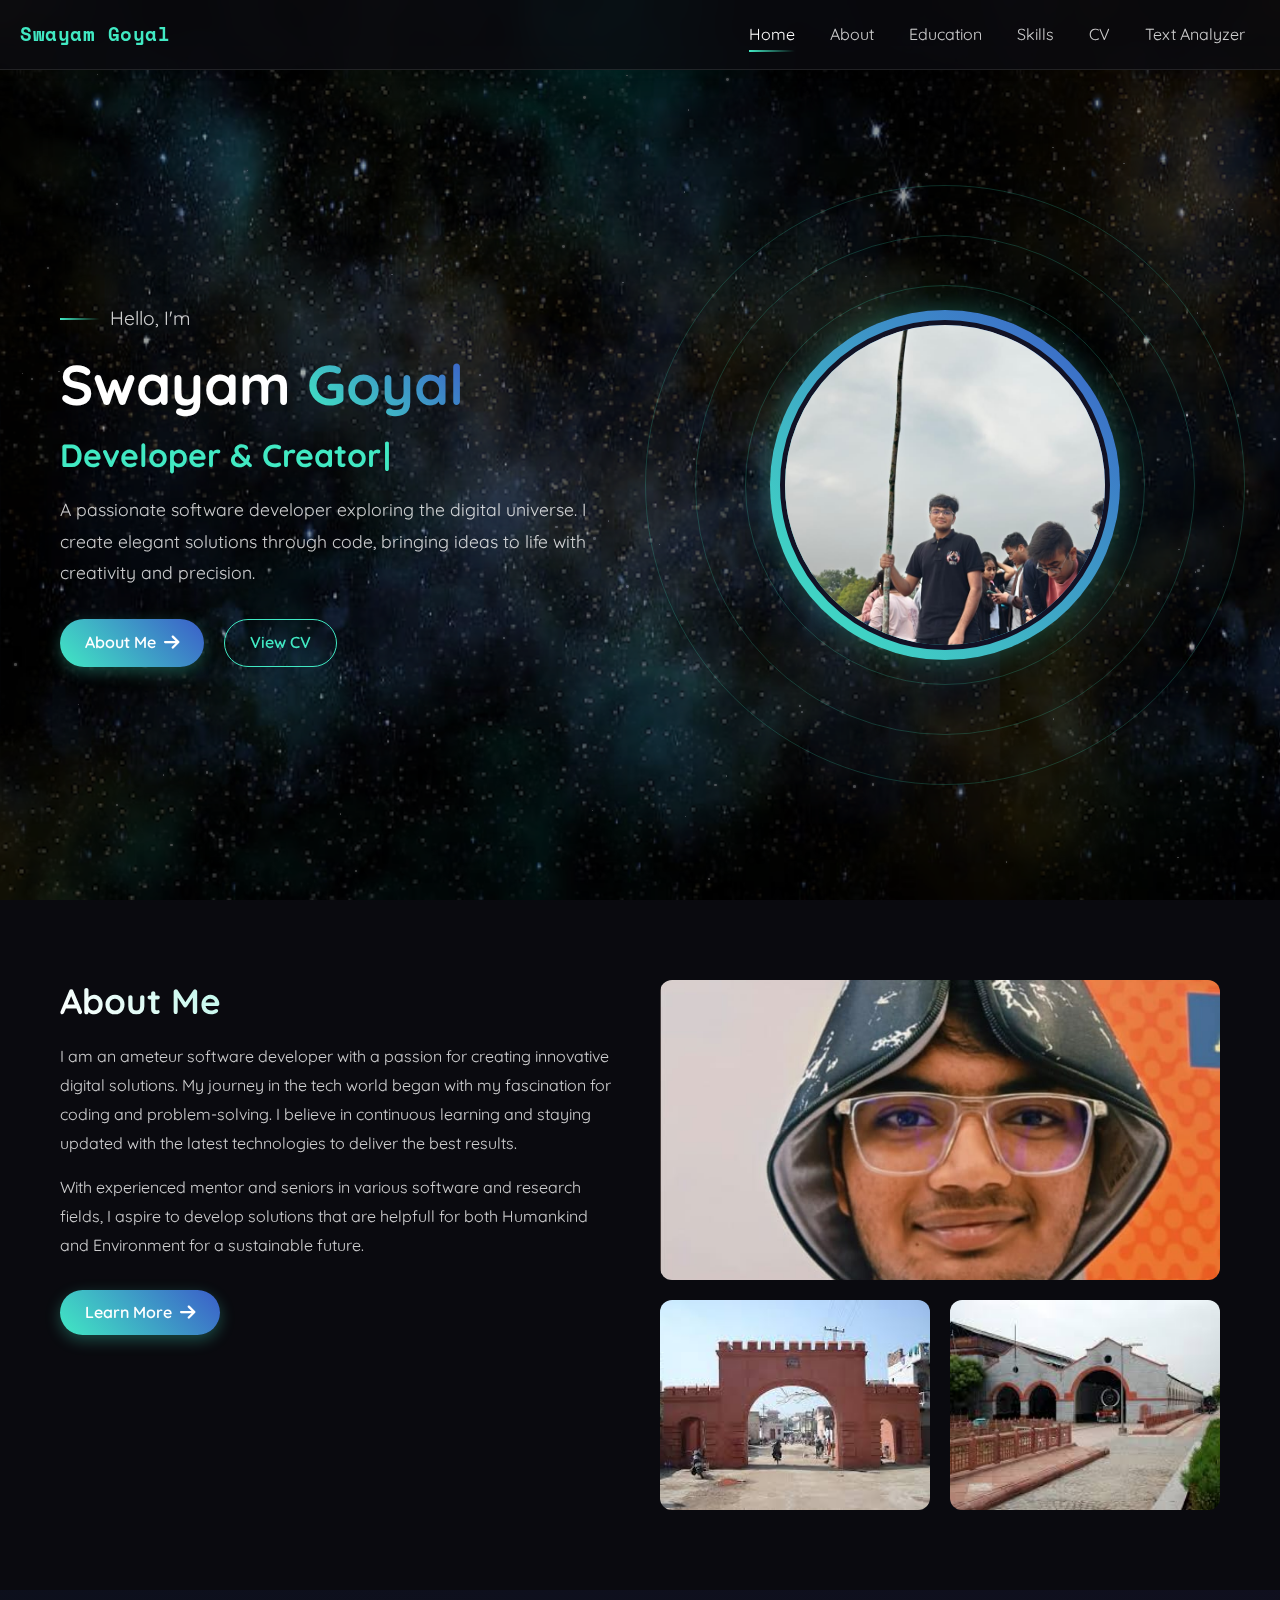
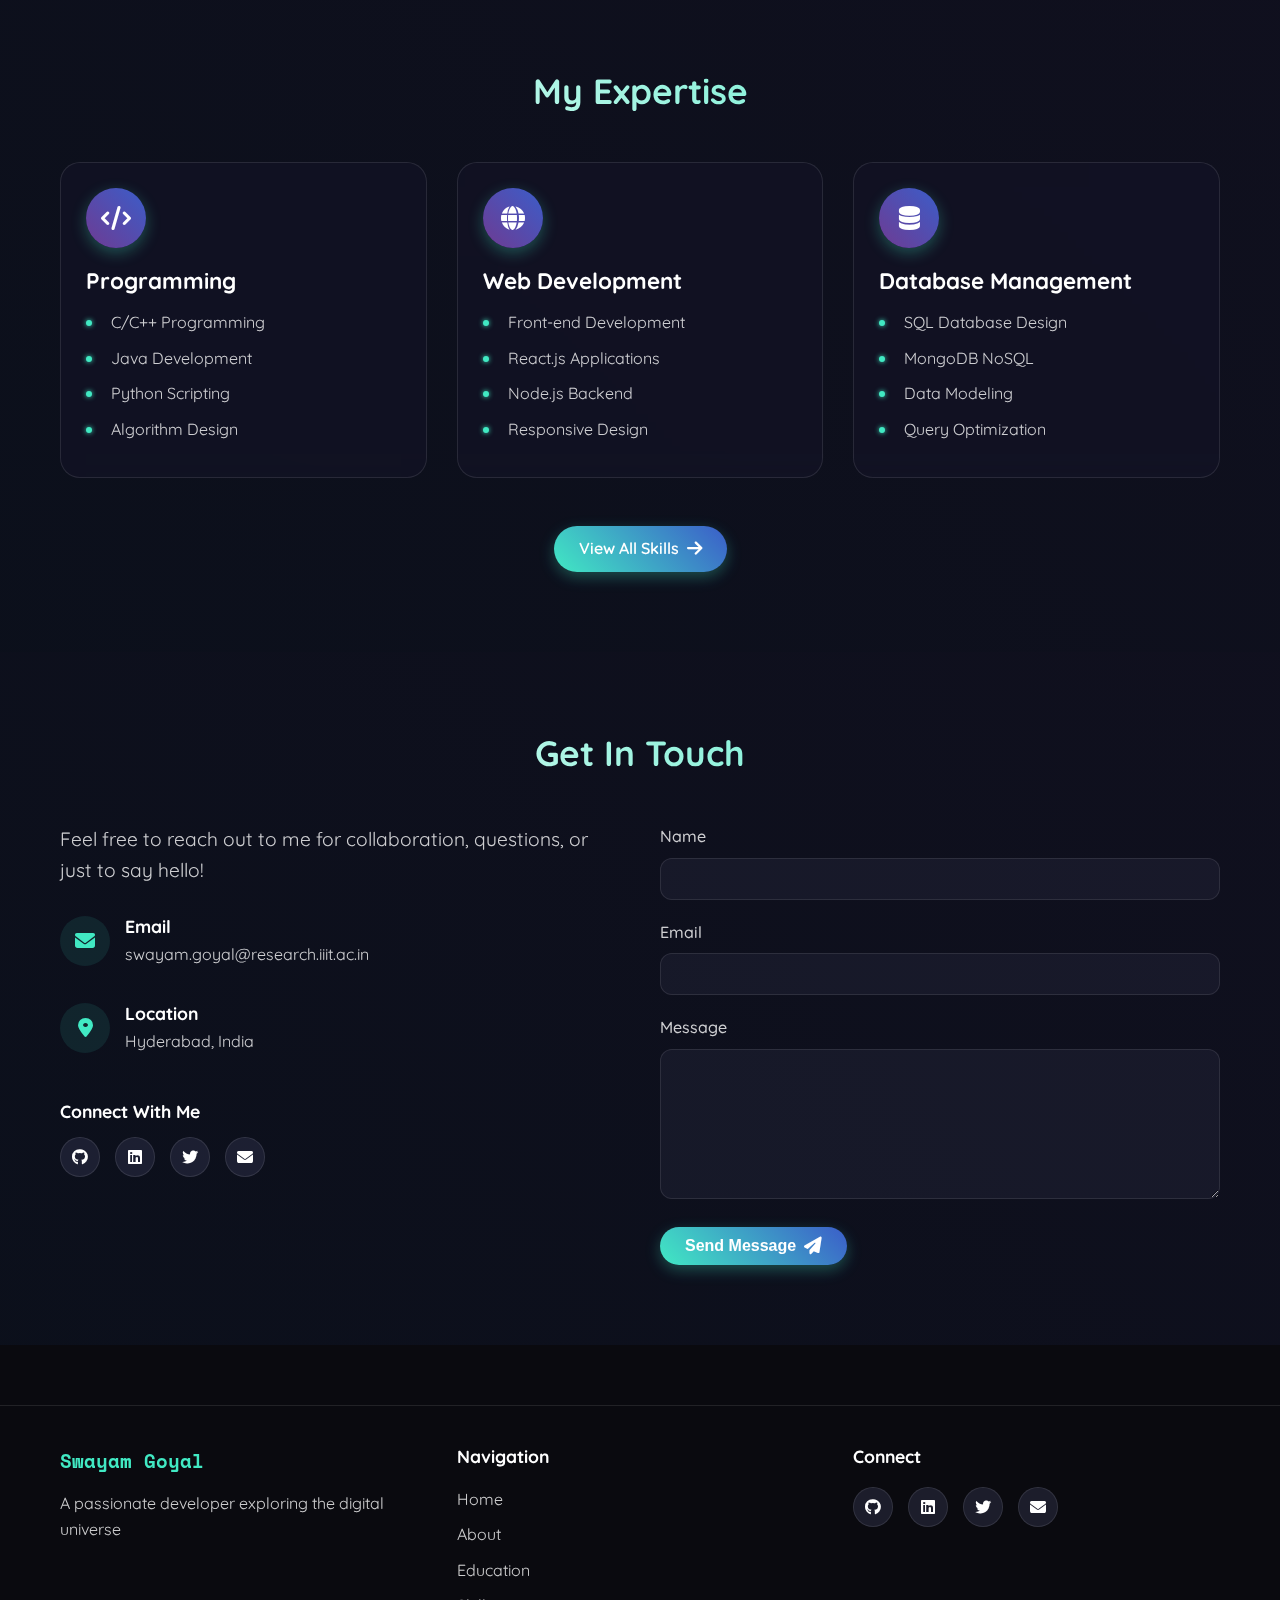
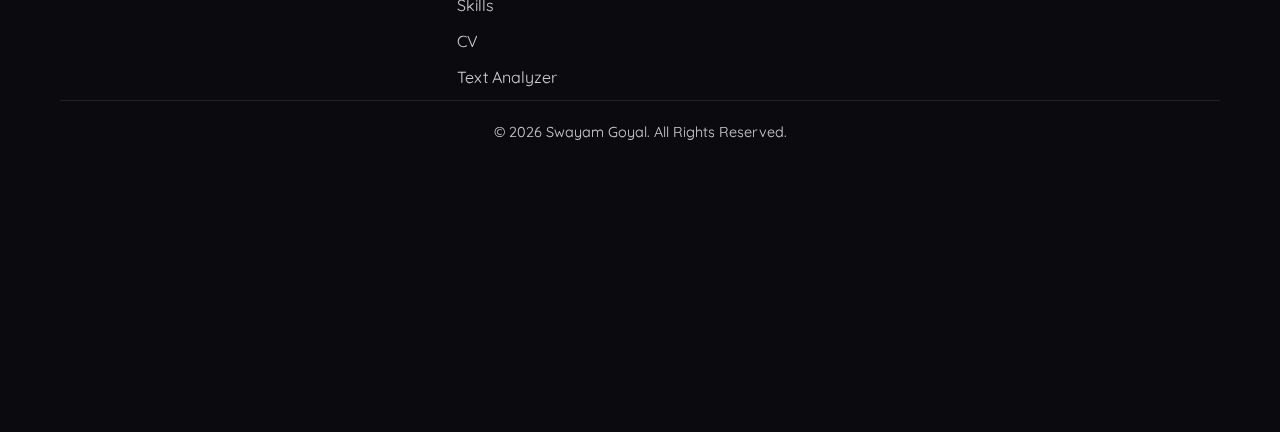
<file: index.html>
<!DOCTYPE html>
<html lang="en">
<head>
    <meta charset="UTF-8">
    <meta name="viewport" content="width=device-width, initial-scale=1.0">
    <title>Swayam Goyal | Portfolio</title>
    <link rel="stylesheet" href="css/styles.css">
    <link rel="stylesheet" href="css/home.css">
    <link rel="stylesheet" href="https://cdnjs.cloudflare.com/ajax/libs/font-awesome/6.4.0/css/all.min.css">
    <link href="https://fonts.googleapis.com/css2?family=Quicksand:wght@300;400;500;600;700&family=Space+Mono:wght@400;700&display=swap" rel="stylesheet">
    <!-- Preload background images for better performance -->
    <link rel="preload" href="images/galaxy-bg.jpg" as="image">
    <link rel="preload" href="images/stars.jpg" as="image">
    <link rel="shortcut icon" href="images/favicon.ico" type="image/x-icon">
</head>
<body>
    <!-- Navigation -->
    <nav class="navbar">
        <div class="nav-container">
            <a href="index.html" class="logo">
                Swayam Goyal
            </a>
            <ul class="nav-menu">
                <li class="nav-item"><a href="index.html" class="nav-link active">Home</a></li>
                <li class="nav-item"><a href="about.html" class="nav-link">About</a></li>
                <li class="nav-item"><a href="education.html" class="nav-link">Education</a></li>
                <li class="nav-item"><a href="skills.html" class="nav-link">Skills</a></li>
                <li class="nav-item"><a href="cv.html" class="nav-link">CV</a></li>
                <li class="nav-item"><a href="text-analyzer.html" class="nav-link">Text Analyzer</a></li>
            </ul>
            <div class="hamburger">
                <span class="bar"></span>
                <span class="bar"></span>
                <span class="bar"></span>
            </div>
        </div>
    </nav>

    <!-- Content Container -->
    <div class="content-container">
        <!-- Hero Section -->
        <section class="hero-section">
            <div class="container hero-container">
                <div class="hero-content">
                    <p class="hero-greeting">Hello, I'm</p>
                    <h1 class="hero-title">Swayam <span class="text-gradient">Goyal</span></h1>
                    <h2 class="hero-subtitle">
                        <span class="typing-text">Developer & Creator</span>
                    </h2>
                    <p class="hero-description">
                        A passionate software developer exploring the digital universe. I create elegant solutions through code, bringing ideas to life with creativity and precision.
                    </p>
                    <div class="hero-buttons">
                        <a href="about.html" class="btn btn-primary">About Me <i class="fas fa-arrow-right"></i></a>
                        <a href="cv.html" class="btn btn-secondary">View CV</a>
                    </div>
                </div>
                <div class="hero-image">
                    <div class="profile-wrapper">
                        <div class="profile-frame">
                            <img src="images/profile.jpg" alt="Swayam Goyal" class="profile-pic">
                        </div>
                        <div class="orbit-container">
                            <div class="orbit orbit-1"></div>
                            <div class="orbit orbit-2"></div>
                            <div class="orbit orbit-3"></div>
                        </div>
                    </div>
                </div>
            </div>
        </section>

        <!-- About Preview Section -->
        <section class="about-preview-section">
            <div class="container about-preview-container">
                <div class="about-preview-content">
                    <h2 class="section-title gradient-title">About Me</h2>
                    <div class="about-preview-text">
                        <p>I am an ameteur software developer with a passion for creating innovative digital solutions. My journey in the tech world began with my fascination for coding and problem-solving. I believe in continuous learning and staying updated with the latest technologies to deliver the best results.</p>
                        <p>With experienced mentor and seniors in various software and research fields, I aspire to develop solutions that are helpfull for both Humankind and Environment for a sustainable future.</p>
                    </div>
                    <a href="about.html" class="btn btn-primary">Learn More <i class="fas fa-arrow-right"></i></a>
                </div>
                <div class="about-preview-image">
                    <div class="about-image-grid">
                        <div class="about-image-item about-image-main">
                            <img src="images/aboutme.jpg" alt="About Swayam">
                        </div>
                        <div class="about-image-item">
                            <img src="images/birthplace1.jpg" alt="Birthplace">
                        </div>
                        <div class="about-image-item">
                            <img src="images/birthplace2.jpg" alt="Hometown">
                        </div>
                    </div>
                </div>
            </div>
        </section>

        <!-- Skills Preview Section -->
        <section class="skills-preview-section">
            <div class="container">
                <div class="skills-preview-title">
                    <h2 class="section-title gradient-title">My Expertise</h2>
                </div>
                <div class="skills-preview-grid">
                    <div class="skill-category-card">
                        <div class="skill-category-icon">
                            <i class="fas fa-code"></i>
                        </div>
                        <h3 class="skill-category-name">Programming</h3>
                        <ul class="skill-list">
                            <li class="skill-list-item">C/C++ Programming</li>
                            <li class="skill-list-item">Java Development</li>
                            <li class="skill-list-item">Python Scripting</li>
                            <li class="skill-list-item">Algorithm Design</li>
                        </ul>
                    </div>
                    <div class="skill-category-card">
                        <div class="skill-category-icon">
                            <i class="fas fa-globe"></i>
                        </div>
                        <h3 class="skill-category-name">Web Development</h3>
                        <ul class="skill-list">
                            <li class="skill-list-item">Front-end Development</li>
                            <li class="skill-list-item">React.js Applications</li>
                            <li class="skill-list-item">Node.js Backend</li>
                            <li class="skill-list-item">Responsive Design</li>
                        </ul>
                    </div>
                    <div class="skill-category-card">
                        <div class="skill-category-icon">
                            <i class="fas fa-database"></i>
                        </div>
                        <h3 class="skill-category-name">Database Management</h3>
                        <ul class="skill-list">
                            <li class="skill-list-item">SQL Database Design</li>
                            <li class="skill-list-item">MongoDB NoSQL</li>
                            <li class="skill-list-item">Data Modeling</li>
                            <li class="skill-list-item">Query Optimization</li>
                        </ul>
                    </div>
                </div>
                <div class="text-center mt-5">
                    <a href="skills.html" class="btn btn-primary">View All Skills <i class="fas fa-arrow-right"></i></a>
                </div>
            </div>
        </section>

        <!-- Contact Section -->
        <section class="contact-section">
            <div class="container">
                <div class="contact-title">
                    <h2 class="section-title gradient-title">Get In Touch</h2>
                </div>
                <div class="contact-container">
                    <div class="contact-info">
                        <p class="contact-subtitle">Feel free to reach out to me for collaboration, questions, or just to say hello!</p>
                        <div class="contact-methods">
                            <div class="contact-method">
                                <div class="contact-icon">
                                    <i class="fas fa-envelope"></i>
                                </div>
                                <div class="contact-text">
                                    <h4>Email</h4>
                                    <p>swayam.goyal@research.iiit.ac.in</p>
                                </div>
                            </div>
                            <div class="contact-method">
                                <div class="contact-icon">
                                    <i class="fas fa-map-marker-alt"></i>
                                </div>
                                <div class="contact-text">
                                    <h4>Location</h4>
                                    <p>Hyderabad, India</p>
                                </div>
                            </div>
                        </div>
                        <div class="contact-social">
                            <h4>Connect With Me</h4>
                            <div class="social-links">
                                <a href="https://github.com/Swayamgoyal" class="social-icon"><i class="fab fa-github"></i></a>
                                <a href="https://www.linkedin.com/in/swayam-goyal-4221b8314/" class="social-icon"><i class="fab fa-linkedin"></i></a>
                                <a href="https://x.com/swayam___goyal" class="social-icon"><i class="fab fa-twitter"></i></a>
                                <a href="mailto:swayam.goyal@research.iiit.ac.in" class="social-icon"><i class="fas fa-envelope"></i></a>
                            </div>
                        </div>
                    </div>
                    <div class="contact-form">
                        <form id="contactForm">
                            <div class="form-group">
                                <label for="name" class="form-label">Name</label>
                                <input type="text" id="name" class="form-control" required>
                            </div>
                            <div class="form-group">
                                <label for="email" class="form-label">Email</label>
                                <input type="email" id="email" class="form-control" required>
                            </div>
                            <div class="form-group">
                                <label for="message" class="form-label">Message</label>
                                <textarea id="message" class="form-control" required></textarea>
                            </div>
                            <button type="submit" class="btn btn-primary">Send Message <i class="fas fa-paper-plane"></i></button>
                        </form>
                    </div>
                </div>
            </div>
        </section>
    </div>

    <!-- Footer -->
    <footer class="footer">
        <div class="container">
            <div class="footer-content">
                <div class="footer-info">
                    <div class="footer-logo">
                        Swayam Goyal
                    </div>
                    <p>A passionate developer exploring the digital universe</p>
                </div>
                <div class="footer-links">
                    <h3>Navigation</h3>
                    <a href="index.html">Home</a>
                    <a href="about.html">About</a>
                    <a href="education.html">Education</a>
                    <a href="skills.html">Skills</a>
                    <a href="cv.html">CV</a>
                    <a href="text-analyzer.html">Text Analyzer</a>
                </div>
                <div class="footer-social">
                    <h3>Connect</h3>
                    <div class="social-icons">
                        <a href="https://github.com/Swayamgoyal" class="social-icon"><i class="fab fa-github"></i></a>
                        <a href="https://www.linkedin.com/in/swayam-goyal-4221b8314/" class="social-icon"><i class="fab fa-linkedin"></i></a>
                        <a href="https://x.com/swayam___goyal" class="social-icon"><i class="fab fa-twitter"></i></a>
                        <a href="mailto:swayam.goyal@research.iiit.ac.in" class="social-icon"><i class="fas fa-envelope"></i></a>
                    </div>
                </div>
            </div>
            <div class="footer-bottom">
                <p>&copy; <span id="current-year">2025</span> Swayam Goyal. All Rights Reserved.</p>
            </div>
        </div>
    </footer>

    <!-- Scripts -->
    <script src="js/script.js"></script>
    <script src="js/animations.js"></script>
    <script src="js/pageTransitions.js"></script>
    <script src="js/formvalidation.js"></script>
    <script src="js/eventTracker.js"></script>
</body>
</html>
</file>
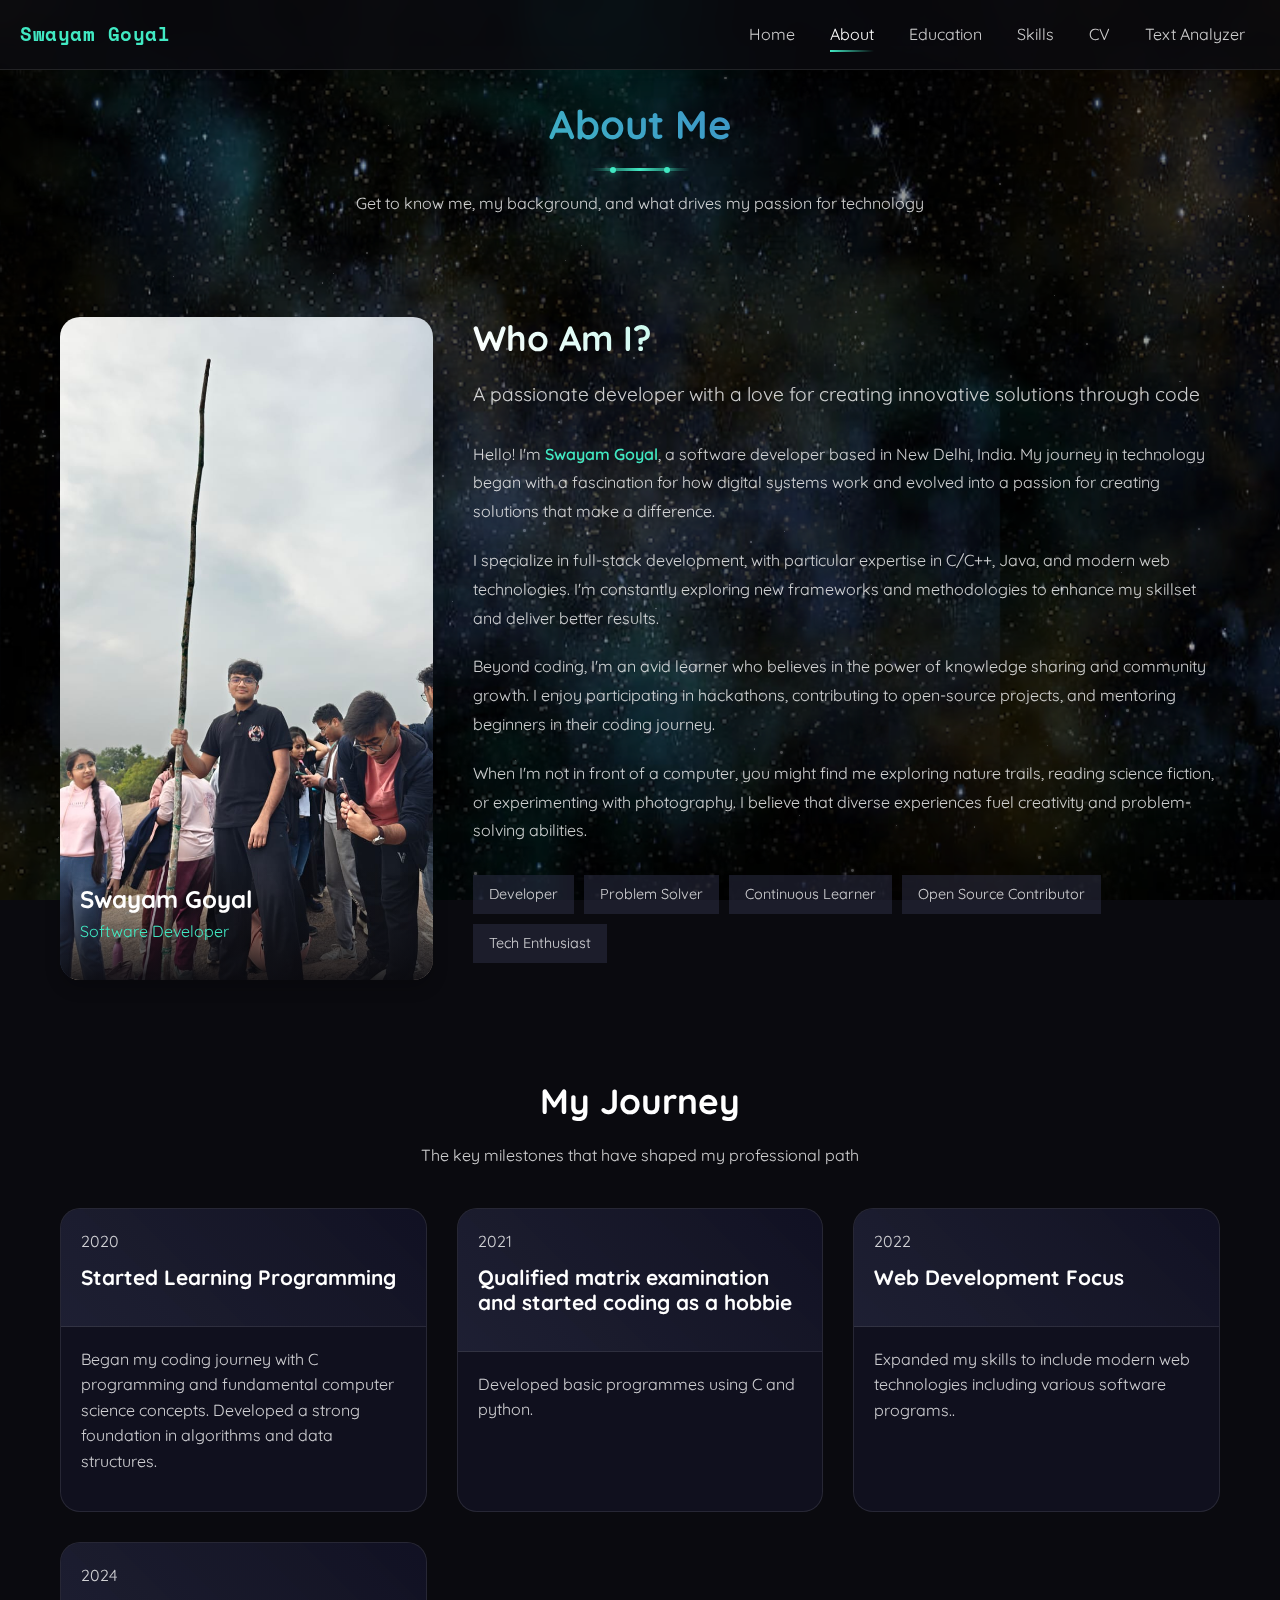
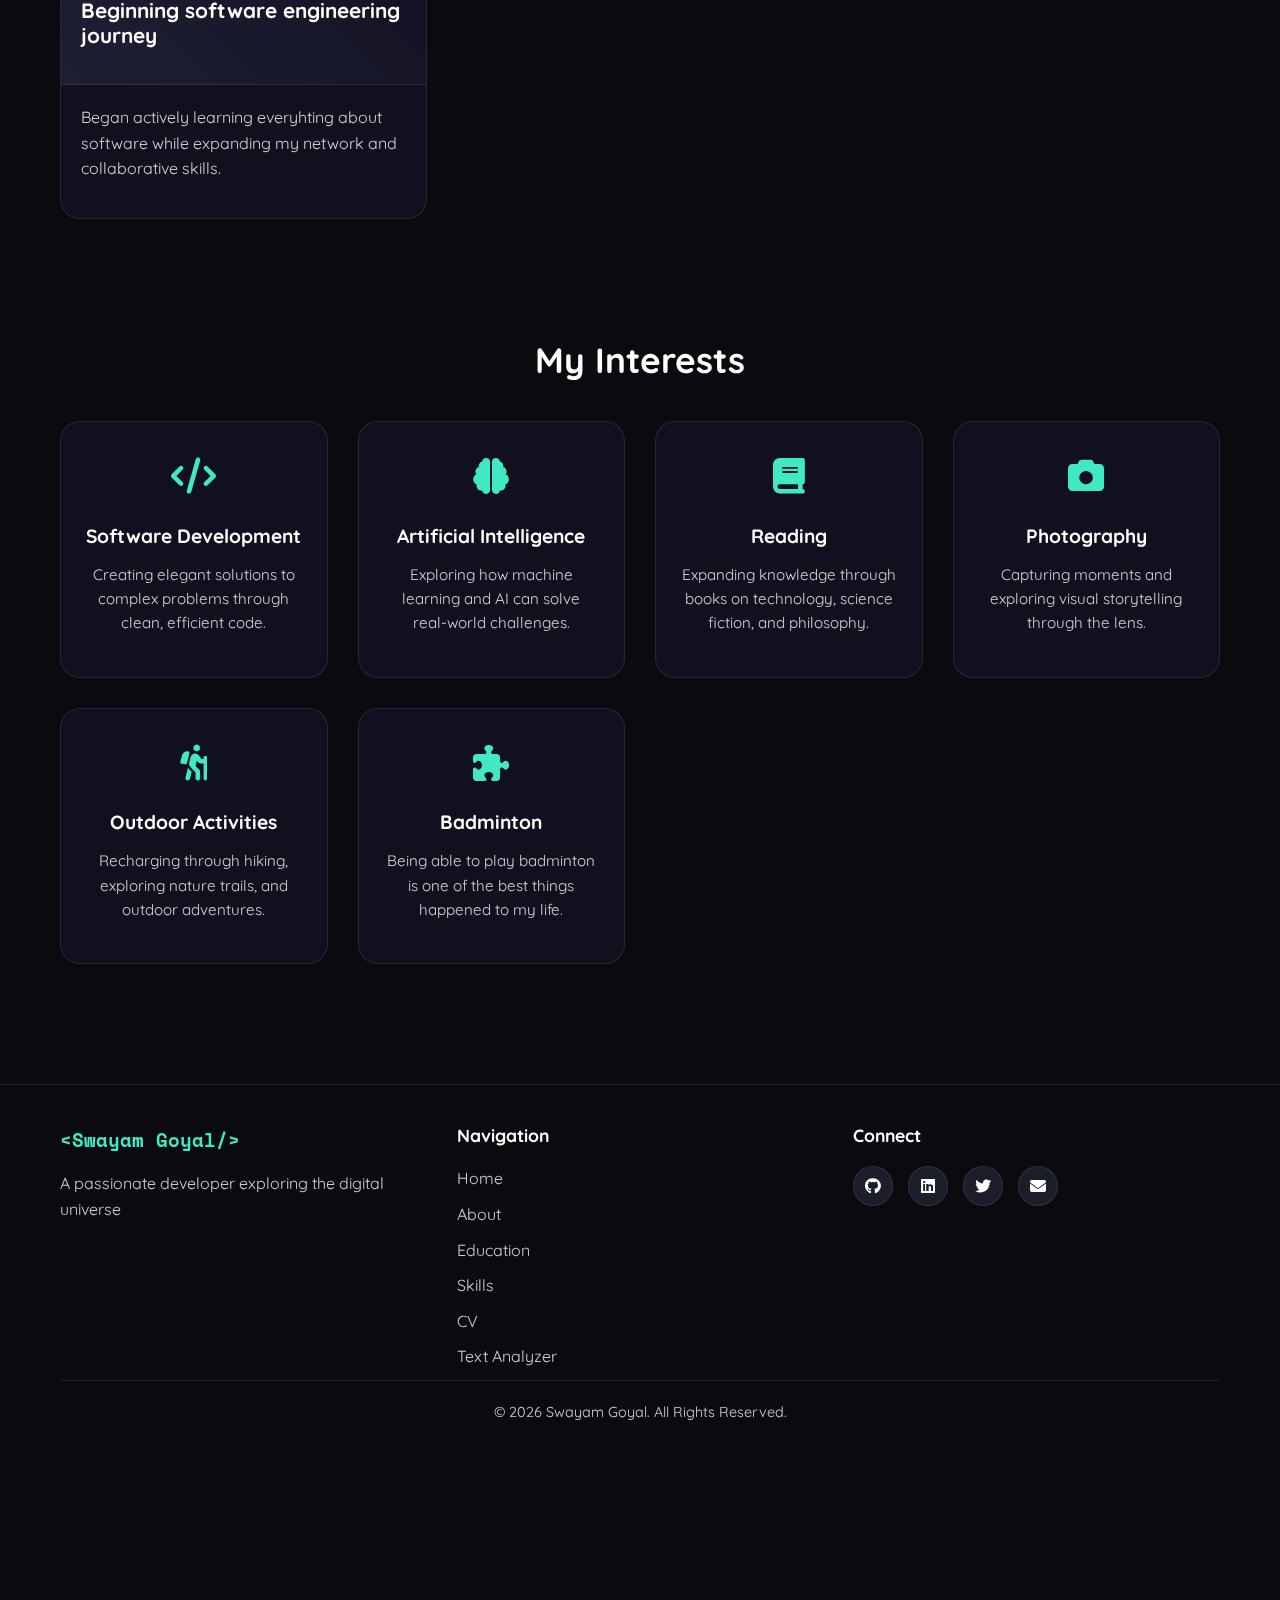
<file: about.html>
<!DOCTYPE html>
<html lang="en">
<head>
    <meta charset="UTF-8">
    <meta name="viewport" content="width=device-width, initial-scale=1.0">
    <title>About Me | Swayam Goyal</title>
    <link rel="stylesheet" href="css/styles.css">
    <link rel="stylesheet" href="css/about.css">
    <link rel="stylesheet" href="https://cdnjs.cloudflare.com/ajax/libs/font-awesome/6.4.0/css/all.min.css">
    <link href="https://fonts.googleapis.com/css2?family=Quicksand:wght@300;400;500;600;700&family=Space+Mono:wght@400;700&display=swap" rel="stylesheet">
    <!-- Preload background images for better performance -->
    <link rel="preload" href="images/galaxy-bg.jpg" as="image">
    <link rel="preload" href="images/stars.jpg" as="image">
    <link rel="shortcut icon" href="images/favicon.ico" type="image/x-icon">
</head>
<body>
    <!-- Navigation -->
    <nav class="navbar">
        <div class="nav-container">
            <a href="index.html" class="logo">
                Swayam Goyal
            </a>
            <ul class="nav-menu">
                <li class="nav-item"><a href="index.html" class="nav-link">Home</a></li>
                <li class="nav-item"><a href="about.html" class="nav-link active">About</a></li>
                <li class="nav-item"><a href="education.html" class="nav-link">Education</a></li>
                <li class="nav-item"><a href="skills.html" class="nav-link">Skills</a></li>
                <li class="nav-item"><a href="cv.html" class="nav-link">CV</a></li>
                <li class="nav-item"><a href="text-analyzer.html" class="nav-link">Text Analyzer</a></li>
            </ul>
            <div class="hamburger">
                <span class="bar"></span>
                <span class="bar"></span>
                <span class="bar"></span>
            </div>
        </div>
    </nav>

    <!-- Content Container -->
    <div class="content-container">
        <!-- Page Header -->
        <header class="page-header">
            <div class="container">
                <h1 class="page-title">About Me</h1>
                <div class="cosmic-divider"></div>
                <p class="page-subtitle">Get to know me, my background, and what drives my passion for technology</p>
            </div>
        </header>

        <!-- About Section -->
        <section class="about-section">
            <div class="container">
                <div class="about-container">
                    <div class="about-image fade-in">
                        <div class="profile-container">
                            <img src="images/profile.jpg" alt="Swayam Goyal" class="profile-img">
                            <div class="profile-overlay">
                                <h3 class="profile-name">Swayam Goyal</h3>
                                <p class="profile-title">Software Developer</p>
                            </div>
                            <div class="cosmic-border"></div>
                        </div>
                    </div>
                    
                    <div class="about-content slide-in">
                        <h2 class="about-title">Who Am I?</h2>
                        <p class="about-subtitle">A passionate developer with a love for creating innovative solutions through code</p>
                        
                        <div class="about-text">
                            <p>Hello! I'm <span class="about-highlight">Swayam Goyal</span>, a software developer based in New Delhi, India. My journey in technology began with a fascination for how digital systems work and evolved into a passion for creating solutions that make a difference.</p>
                            
                            <p>I specialize in full-stack development, with particular expertise in C/C++, Java, and modern web technologies. I'm constantly exploring new frameworks and methodologies to enhance my skillset and deliver better results.</p>
                            
                            <p>Beyond coding, I'm an avid learner who believes in the power of knowledge sharing and community growth. I enjoy participating in hackathons, contributing to open-source projects, and mentoring beginners in their coding journey.</p>
                            
                            <p>When I'm not in front of a computer, you might find me exploring nature trails, reading science fiction, or experimenting with photography. I believe that diverse experiences fuel creativity and problem-solving abilities.</p>
                        </div>
                        
                        <div class="about-tags">
                            <span class="about-tag">Developer</span>
                            <span class="about-tag">Problem Solver</span>
                            <span class="about-tag">Continuous Learner</span>
                            <span class="about-tag">Open Source Contributor</span>
                            <span class="about-tag">Tech Enthusiast</span>
                        </div>
                    </div>
                </div>
            </div>
        </section>

        <!-- Personal Journey Section -->
        <section class="journey-section">
            <div class="container">
                <h2 class="journey-title">My Journey</h2>
                <p class="journey-subtitle">The key milestones that have shaped my professional path</p>
                
                <div class="journey-grid">
                    <div class="journey-card">
                        <div class="journey-card-header">
                            <p class="journey-year">2020</p>
                            <h3 class="journey-milestone">Started Learning Programming</h3>
                        </div>
                        <div class="journey-card-body">
                            <p class="journey-description">Began my coding journey with C programming and fundamental computer science concepts. Developed a strong foundation in algorithms and data structures.</p>
                        </div>
                    </div>
                    
                    <div class="journey-card">
                        <div class="journey-card-header">
                            <p class="journey-year">2021</p>
                            <h3 class="journey-milestone">Qualified matrix examination and started coding as a hobbie</h3>
                        </div>
                        <div class="journey-card-body">
                            <p class="journey-description">Developed basic programmes using C and python.</p>
                        </div>
                    </div>
                    
                    <div class="journey-card">
                        <div class="journey-card-header">
                            <p class="journey-year">2022</p>
                            <h3 class="journey-milestone">Web Development Focus</h3>
                        </div>
                        <div class="journey-card-body">
                            <p class="journey-description">Expanded my skills to include modern web technologies including various software programs..</p>
                        </div>
                    </div>
                    
                    <div class="journey-card">
                        <div class="journey-card-header">
                            <p class="journey-year">2024</p>
                            <h3 class="journey-milestone">Beginning software engineering journey</h3>
                        </div>
                        <div class="journey-card-body">
                            <p class="journey-description">Began actively learning everyhting about software while expanding my network and collaborative skills.</p>
                        </div>
                    </div>
                </div>
            </div>
        </section>

        <!-- Interests Section -->
        <section class="interests-section">
            <div class="container">
                <h2 class="interests-title">My Interests</h2>
                
                <div class="interests-grid">
                    <div class="interest-card">
                        <div class="interest-icon">
                            <i class="fas fa-code"></i>
                        </div>
                        <h3 class="interest-title">Software Development</h3>
                        <p class="interest-description">Creating elegant solutions to complex problems through clean, efficient code.</p>
                    </div>
                    
                    <div class="interest-card">
                        <div class="interest-icon">
                            <i class="fas fa-brain"></i>
                        </div>
                        <h3 class="interest-title">Artificial Intelligence</h3>
                        <p class="interest-description">Exploring how machine learning and AI can solve real-world challenges.</p>
                    </div>
                    
                    <div class="interest-card">
                        <div class="interest-icon">
                            <i class="fas fa-book"></i>
                        </div>
                        <h3 class="interest-title">Reading</h3>
                        <p class="interest-description">Expanding knowledge through books on technology, science fiction, and philosophy.</p>
                    </div>
                    
                    <div class="interest-card">
                        <div class="interest-icon">
                            <i class="fas fa-camera"></i>
                        </div>
                        <h3 class="interest-title">Photography</h3>
                        <p class="interest-description">Capturing moments and exploring visual storytelling through the lens.</p>
                    </div>
                    
                    <div class="interest-card">
                        <div class="interest-icon">
                            <i class="fas fa-hiking"></i>
                        </div>
                        <h3 class="interest-title">Outdoor Activities</h3>
                        <p class="interest-description">Recharging through hiking, exploring nature trails, and outdoor adventures.</p>
                    </div>
                    
                    <div class="interest-card">
                        <div class="interest-icon">
                            <i class="fas fa-puzzle-piece"></i>
                        </div>
                        <h3 class="interest-title">Badminton</h3>
                        <p class="interest-description">Being able to play badminton is one of the best things happened to my life.</p>
                    </div>
                </div>
            </div>
        </section>
    </div>

    <!-- Footer -->
    <footer class="footer">
        <div class="container">
            <div class="footer-content">
                <div class="footer-info">
                    <div class="footer-logo">
                        &lt;Swayam Goyal/&gt;
                    </div>
                    <p>A passionate developer exploring the digital universe</p>
                </div>
                <div class="footer-links">
                    <h3>Navigation</h3>
                    <a href="index.html">Home</a>
                    <a href="about.html">About</a>
                    <a href="education.html">Education</a>
                    <a href="skills.html">Skills</a>
                    <a href="cv.html">CV</a>
                    <a href="text-analyzer.html">Text Analyzer</a>
                </div>
                <div class="footer-social">
                    <h3>Connect</h3>
                    <div class="social-icons">
                        <a href="https://github.com/Swayamgoyal" class="social-icon"><i class="fab fa-github"></i></a>
                        <a href="https://www.linkedin.com/in/swayam-goyal-4221b8314/" class="social-icon"><i class="fab fa-linkedin"></i></a>
                        <a href="https://x.com/swayam___goyal" class="social-icon"><i class="fab fa-twitter"></i></a>
                        <a href="mailto:swayam.goyal@research.iiit.ac.in" class="social-icon"><i class="fas fa-envelope"></i></a>
                    </div>
                </div>
            </div>
            <div class="footer-bottom">
                <p>&copy; <span id="current-year">2025</span> Swayam Goyal. All Rights Reserved.</p>
            </div>
        </div>
    </footer>

    <!-- Scripts -->
    <script src="js/script.js"></script>
    <script src="js/animations.js"></script>
    <script src="js/pageTransitions.js"></script>
    <script src="js/eventTracker.js"></script>
</body>
</html>
</file>
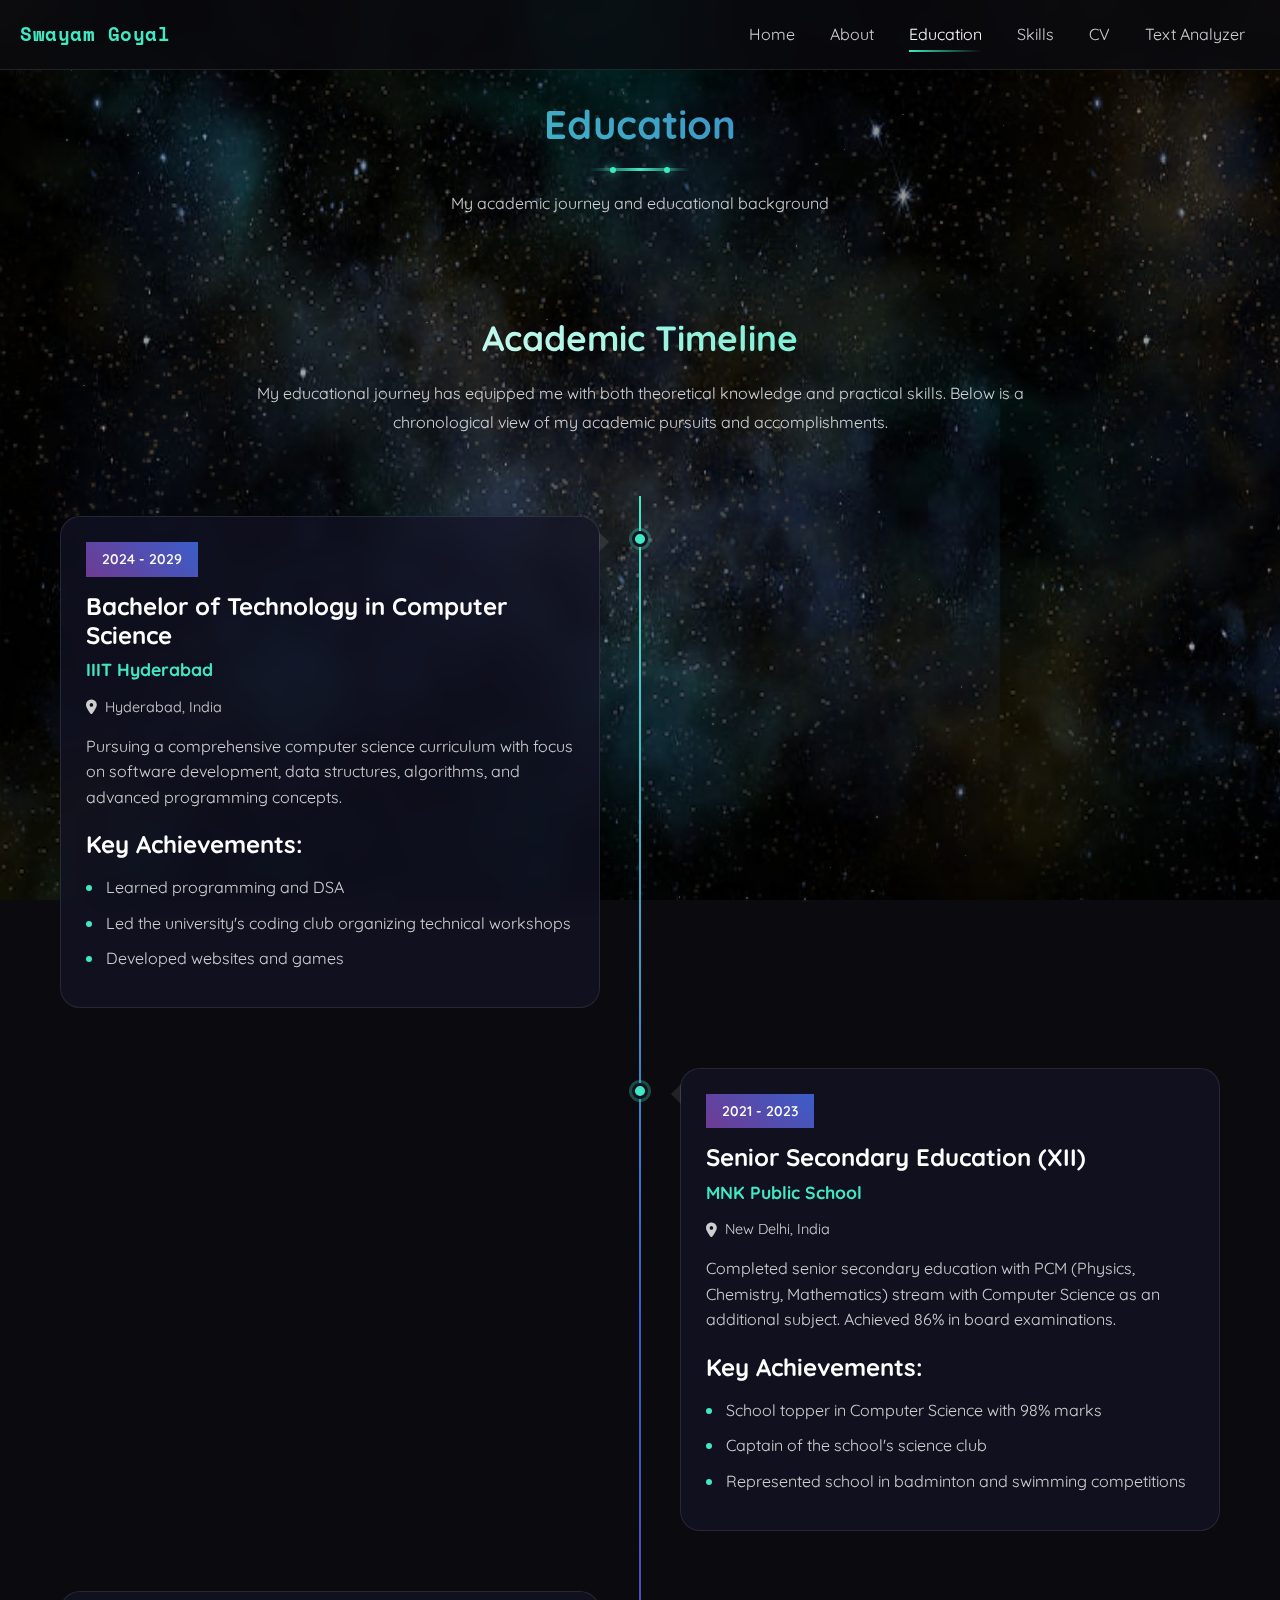
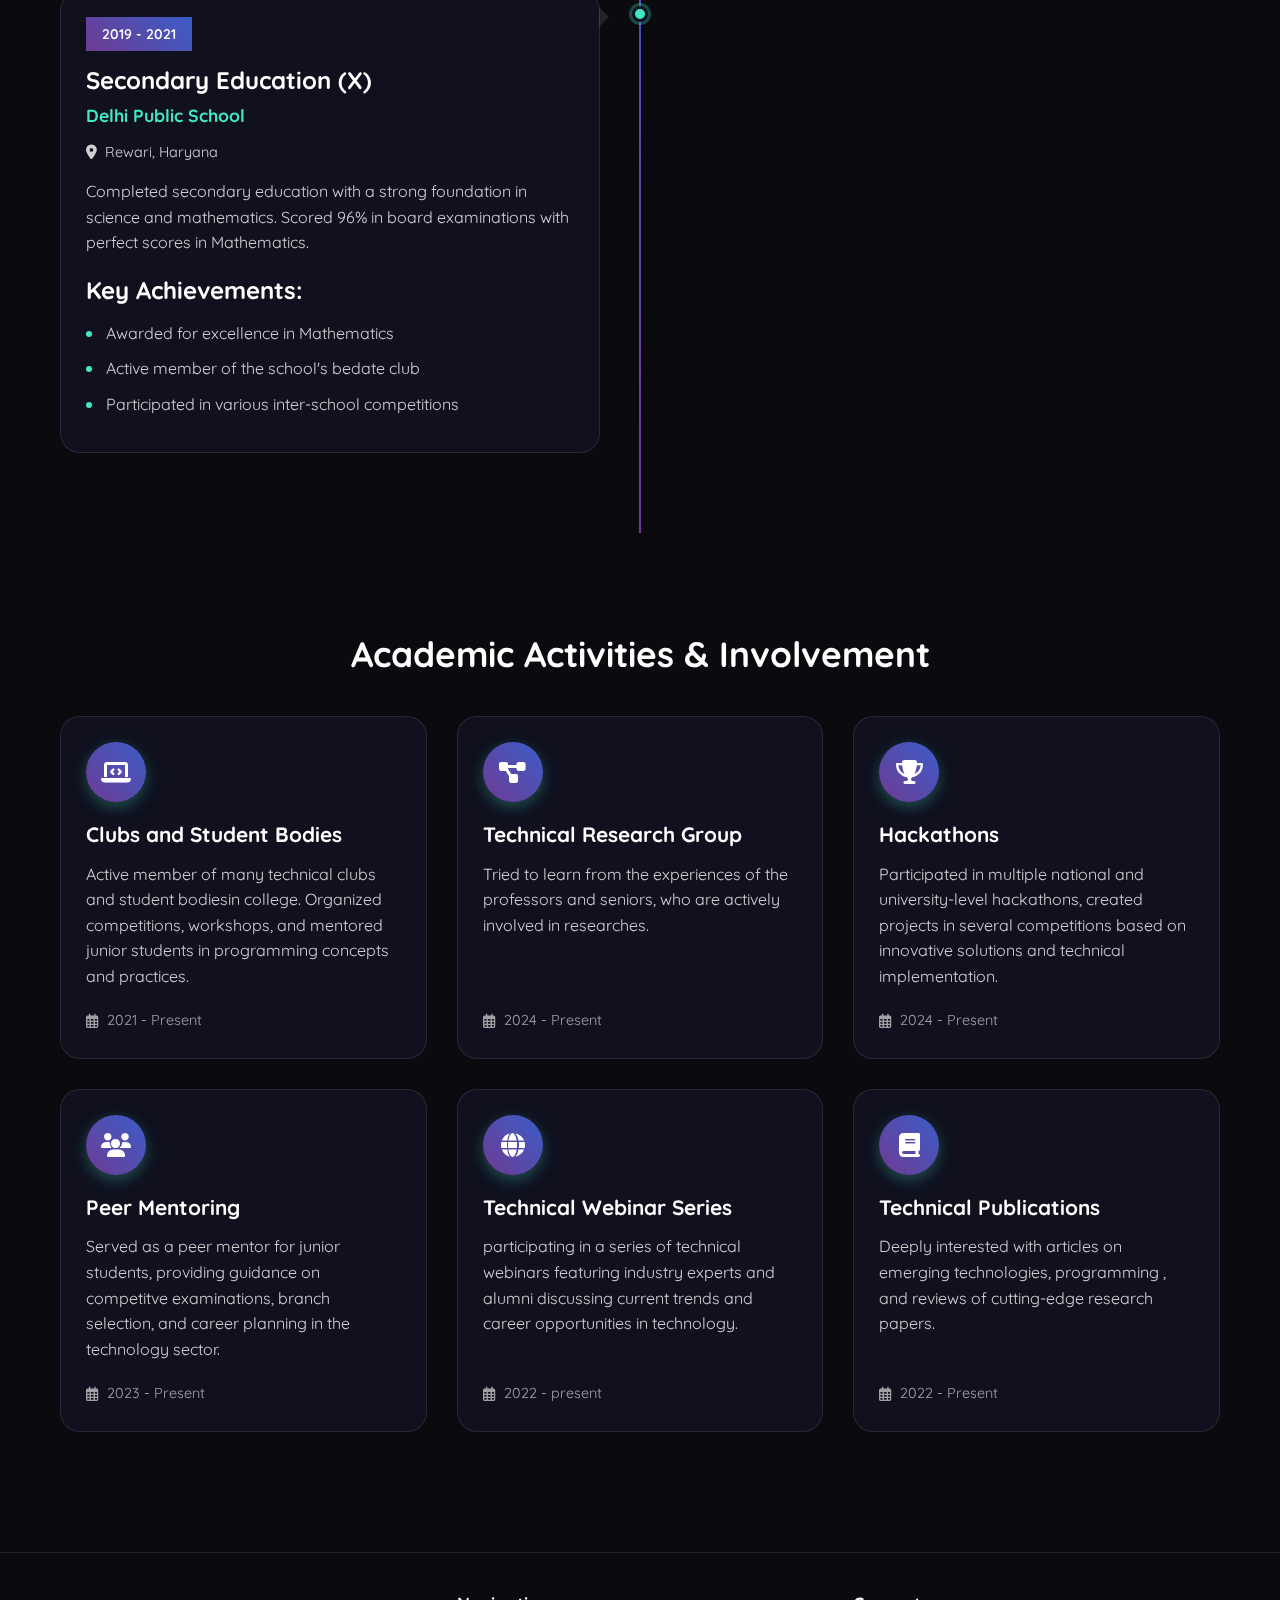
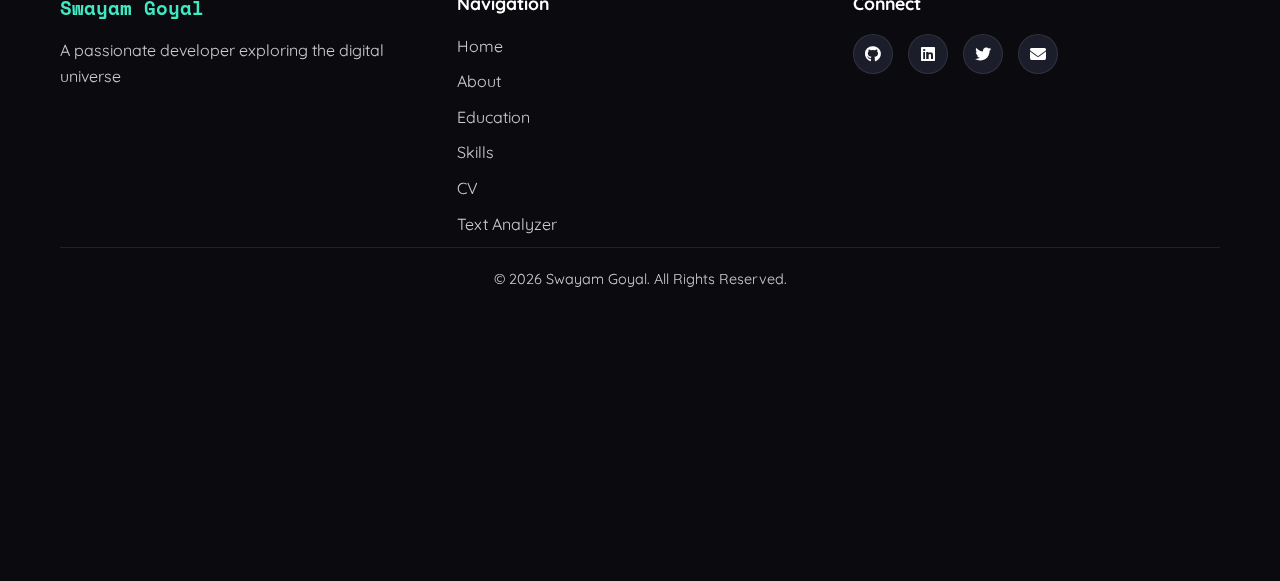
<file: education.html>
<!DOCTYPE html>
<html lang="en">
<head>
    <meta charset="UTF-8">
    <meta name="viewport" content="width=device-width, initial-scale=1.0">
    <title>Education | Swayam Goyal</title>
    <link rel="stylesheet" href="css/styles.css">
    <link rel="stylesheet" href="css/education.css">
    <link rel="stylesheet" href="https://cdnjs.cloudflare.com/ajax/libs/font-awesome/6.4.0/css/all.min.css">
    <link href="https://fonts.googleapis.com/css2?family=Quicksand:wght@300;400;500;600;700&family=Space+Mono:wght@400;700&display=swap" rel="stylesheet">
    <!-- Preload background images for better performance -->
    <link rel="preload" href="images/galaxy-bg.jpg" as="image">
    <link rel="preload" href="images/stars.jpg" as="image">
    <link rel="shortcut icon" href="images/favicon.ico" type="image/x-icon">
</head>
<body>
    <!-- Navigation -->
    <nav class="navbar">
        <div class="nav-container">
            <a href="index.html" class="logo">
                Swayam Goyal
            </a>
            <ul class="nav-menu">
                <li class="nav-item"><a href="index.html" class="nav-link">Home</a></li>
                <li class="nav-item"><a href="about.html" class="nav-link">About</a></li>
                <li class="nav-item"><a href="education.html" class="nav-link active">Education</a></li>
                <li class="nav-item"><a href="skills.html" class="nav-link">Skills</a></li>
                <li class="nav-item"><a href="cv.html" class="nav-link">CV</a></li>
                <li class="nav-item"><a href="text-analyzer.html" class="nav-link">Text Analyzer</a></li>
            </ul>
            <div class="hamburger">
                <span class="bar"></span>
                <span class="bar"></span>
                <span class="bar"></span>
            </div>
        </div>
    </nav>

    <!-- Content Container -->
    <div class="content-container">
        <!-- Page Header -->
        <header class="page-header">
            <div class="container">
                <h1 class="page-title">Education</h1>
                <div class="cosmic-divider"></div>
                <p class="page-subtitle">My academic journey and educational background</p>
            </div>
        </header>

        <!-- Education Section -->
        <section class="education-section">
            <div class="container">
                <div class="education-intro">
                    <h2 class="education-title">Academic Timeline</h2>
                    <p class="education-description">
                        My educational journey has equipped me with both theoretical knowledge and practical skills. 
                        Below is a chronological view of my academic pursuits and accomplishments.
                    </p>
                </div>
                
                <div class="timeline-container">
                    <div class="timeline">
                        <!-- Higher Education -->
                        <div class="timeline-item">
                            <div class="timeline-content">
                                <span class="timeline-date">2024 - 2029</span>
                                <h3 class="timeline-title">Bachelor of Technology in Computer Science</h3>
                                <h4 class="timeline-subtitle">IIIT Hyderabad</h4>
                                <div class="timeline-location">
                                    <i class="fas fa-map-marker-alt"></i>
                                    <span>Hyderabad, India</span>
                                </div>
                                <p class="timeline-description">
                                    Pursuing a comprehensive computer science curriculum with focus on software development, 
                                    data structures, algorithms, and advanced programming concepts.
                                </p>
                                <div class="timeline-achievements">
                                    <h4>Key Achievements:</h4>
                                    <p class="timeline-achievement">Learned programming and DSA</p>
                                    <p class="timeline-achievement">Led the university's coding club organizing technical workshops</p>
                                    <p class="timeline-achievement">Developed websites and games</p>
                                </div>
                            </div>
                        </div>
                        
                        <!-- Senior Secondary -->
                        <div class="timeline-item">
                            <div class="timeline-content">
                                <span class="timeline-date">2021 - 2023</span>
                                <h3 class="timeline-title">Senior Secondary Education (XII)</h3>
                                <h4 class="timeline-subtitle">MNK Public School</h4>
                                <div class="timeline-location">
                                    <i class="fas fa-map-marker-alt"></i>
                                    <span>New Delhi, India</span>
                                </div>
                                <p class="timeline-description">
                                    Completed senior secondary education with PCM (Physics, Chemistry, Mathematics) 
                                    stream with Computer Science as an additional subject. Achieved 86% in board examinations.
                                </p>
                                <div class="timeline-achievements">
                                    <h4>Key Achievements:</h4>
                                    <p class="timeline-achievement">School topper in Computer Science with 98% marks</p>
                                    <p class="timeline-achievement">Captain of the school's science club</p>
                                    <p class="timeline-achievement">Represented school in badminton and swimming competitions</p>
                                </div>
                            </div>
                        </div>
                        
                        <!-- Secondary -->
                        <div class="timeline-item">
                            <div class="timeline-content">
                                <span class="timeline-date">2019 - 2021</span>
                                <h3 class="timeline-title">Secondary Education (X)</h3>
                                <h4 class="timeline-subtitle">Delhi Public School</h4>
                                <div class="timeline-location">
                                    <i class="fas fa-map-marker-alt"></i>
                                    <span>Rewari, Haryana</span>
                                </div>
                                <p class="timeline-description">
                                    Completed secondary education with a strong foundation in science and mathematics. 
                                    Scored 96% in board examinations with perfect scores in Mathematics.
                                </p>
                                <div class="timeline-achievements">
                                    <h4>Key Achievements:</h4>
                                    <p class="timeline-achievement">Awarded for excellence in Mathematics</p>
                                    <p class="timeline-achievement">Active member of the school's bedate club</p>
                                    <p class="timeline-achievement">Participated in various inter-school competitions</p>
                                </div>
                            </div>
                        </div>
                    </div>
                </div>
            </div>
        </section>

        <!-- Academic Activities Section -->
        <section class="activities-section">
            <div class="container">
                <h2 class="activities-title">Academic Activities & Involvement</h2>
                
                <div class="activities-grid">
                    <div class="activity-card">
                        <div class="activity-icon">
                            <i class="fas fa-laptop-code"></i>
                        </div>
                        <h3 class="activity-title">Clubs and Student Bodies</h3>
                        <p class="activity-description">
                            Active member of many technical clubs and student bodiesin college. Organized competitions, 
                            workshops, and mentored junior students in programming concepts and practices.
                        </p>
                        <div class="activity-timeframe">
                            <i class="far fa-calendar-alt"></i>
                            <span>2021 - Present</span>
                        </div>
                    </div>
                    
                    <div class="activity-card">
                        <div class="activity-icon">
                            <i class="fas fa-project-diagram"></i>
                        </div>
                        <h3 class="activity-title">Technical Research Group</h3>
                        <p class="activity-description">
                            Tried to learn from the experiences of the professors and seniors,
                            who are actively involved in researches.
                        </p>
                        <div class="activity-timeframe">
                            <i class="far fa-calendar-alt"></i>
                            <span>2024 - Present</span>
                        </div>
                    </div>
                    
                    <div class="activity-card">
                        <div class="activity-icon">
                            <i class="fas fa-trophy"></i>
                        </div>
                        <h3 class="activity-title">Hackathons</h3>
                        <p class="activity-description">
                            Participated in multiple national and university-level hackathons, 
                            created projects in several competitions based on innovative solutions and technical implementation.
                        </p>
                        <div class="activity-timeframe">
                            <i class="far fa-calendar-alt"></i>
                            <span>2024 - Present</span>
                        </div>
                    </div>
                    
                    <div class="activity-card">
                        <div class="activity-icon">
                            <i class="fas fa-users"></i>
                        </div>
                        <h3 class="activity-title">Peer Mentoring</h3>
                        <p class="activity-description">
                            Served as a peer mentor for junior students, providing guidance on competitve examinations, 
                            branch selection, and career planning in the technology sector.
                        </p>
                        <div class="activity-timeframe">
                            <i class="far fa-calendar-alt"></i>
                            <span>2023 - Present</span>
                        </div>
                    </div>
                    
                    <div class="activity-card">
                        <div class="activity-icon">
                            <i class="fas fa-globe"></i>
                        </div>
                        <h3 class="activity-title">Technical Webinar Series</h3>
                        <p class="activity-description">
                            participating in a series of technical webinars featuring industry experts 
                            and alumni discussing current trends and career opportunities in technology.
                        </p>
                        <div class="activity-timeframe">
                            <i class="far fa-calendar-alt"></i>
                            <span>2022 - present</span>
                        </div>
                    </div>
                    
                    <div class="activity-card">
                        <div class="activity-icon">
                            <i class="fas fa-book"></i>
                        </div>
                        <h3 class="activity-title">Technical Publications</h3>
                        <p class="activity-description">
                            Deeply interested with articles on emerging technologies, 
                            programming , and reviews of cutting-edge research papers.
                        </p>
                        <div class="activity-timeframe">
                            <i class="far fa-calendar-alt"></i>
                            <span>2022 - Present</span>
                        </div>
                    </div>
                </div>
            </div>
        </section>
    </div>

    <!-- Footer -->
    <footer class="footer">
        <div class="container">
            <div class="footer-content">
                <div class="footer-info">
                    <div class="footer-logo">
                        Swayam Goyal
                    </div>
                    <p>A passionate developer exploring the digital universe</p>
                </div>
                <div class="footer-links">
                    <h3>Navigation</h3>
                    <a href="index.html">Home</a>
                    <a href="about.html">About</a>
                    <a href="education.html">Education</a>
                    <a href="skills.html">Skills</a>
                    <a href="cv.html">CV</a>
                    <a href="text-analyzer.html">Text Analyzer</a>
                </div>
                <div class="footer-social">
                    <h3>Connect</h3>
                    <div class="social-icons">
                        <a href="https://github.com/Swayamgoyal" class="social-icon"><i class="fab fa-github"></i></a>
                        <a href="https://www.linkedin.com/in/swayam-goyal-4221b8314/" class="social-icon"><i class="fab fa-linkedin"></i></a>
                        <a href="https://x.com/swayam___goyal" class="social-icon"><i class="fab fa-twitter"></i></a>
                        <a href="mailto:swayam.goyal@research.iiit.ac.in" class="social-icon"><i class="fas fa-envelope"></i></a>
                    </div>
                </div>
            </div>
            <div class="footer-bottom">
                <p>&copy; <span id="current-year">2025</span> Swayam Goyal. All Rights Reserved.</p>
            </div>
        </div>
    </footer>

    <!-- Scripts -->
    <script src="js/script.js"></script>
    <script src="js/animations.js"></script>
    <script src="js/pageTransitions.js"></script>
    <script src="js/eventTracker.js"></script>
</body>
</html>
</file>
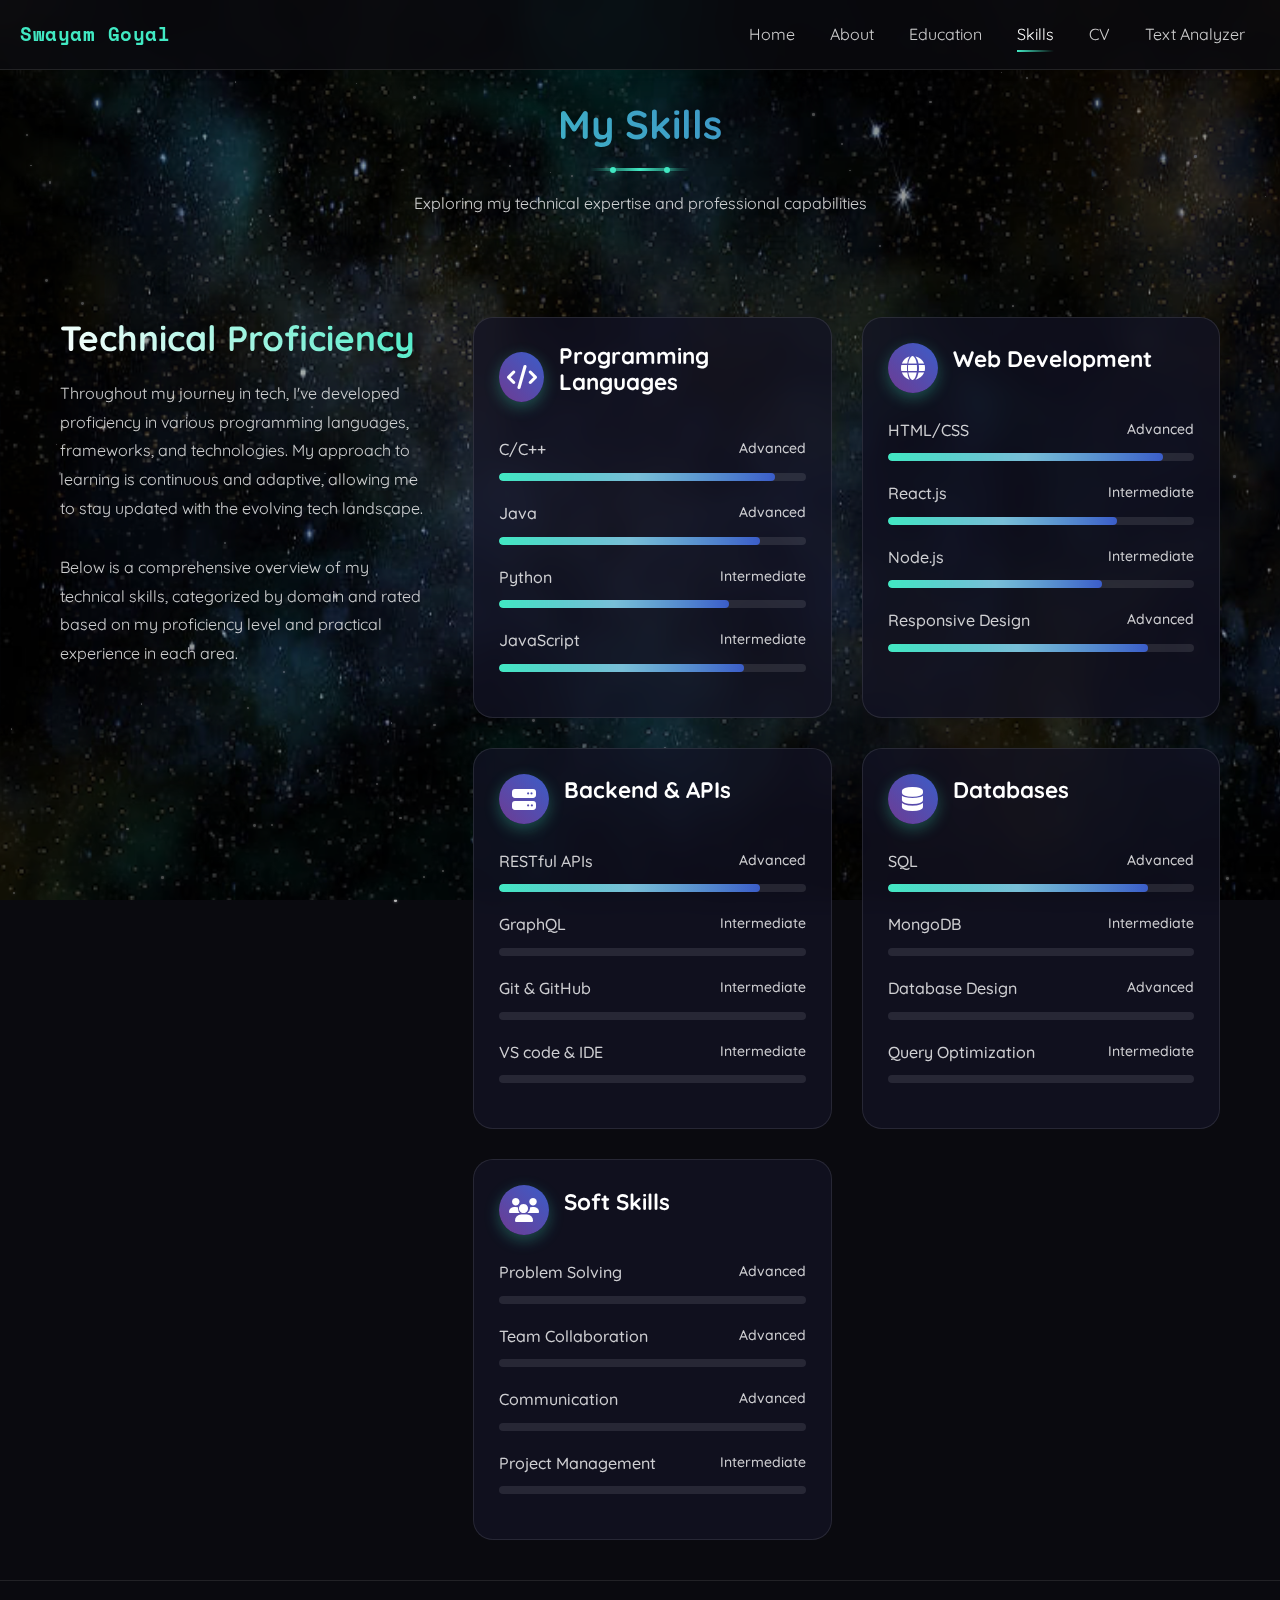
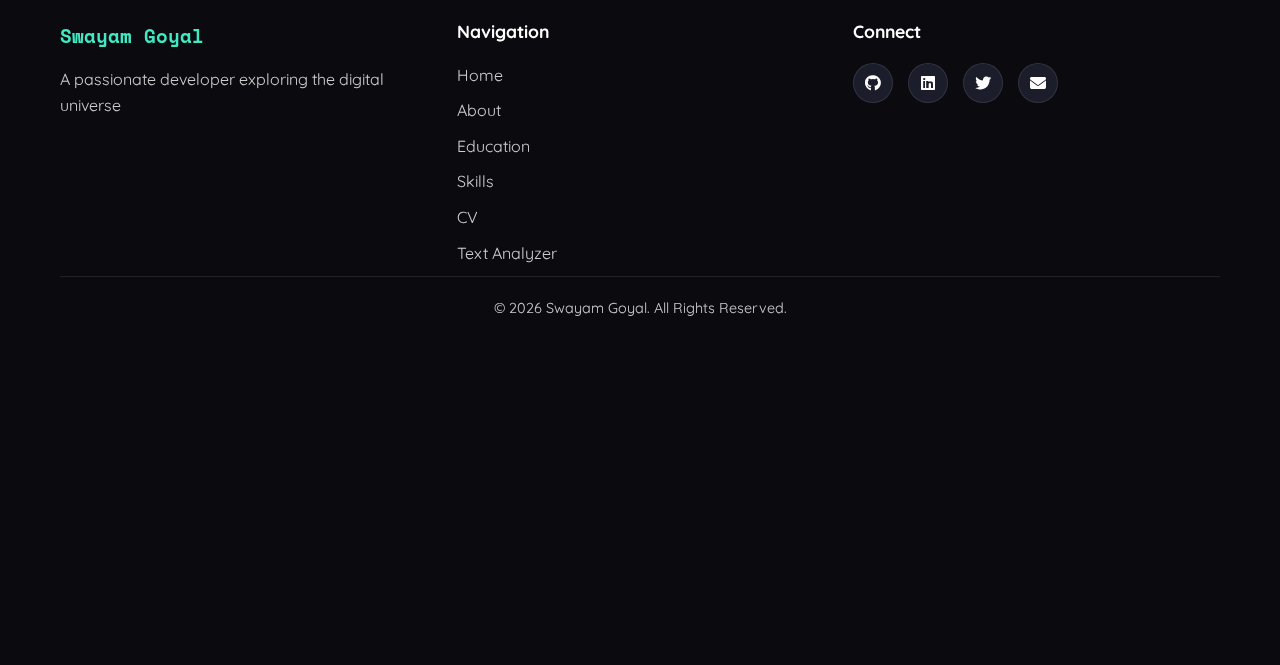
<file: skills.html>
<!DOCTYPE html>
<html lang="en">
<head>
    <meta charset="UTF-8">
    <meta name="viewport" content="width=device-width, initial-scale=1.0">
    <title>Skills | Swayam Goyal</title>
    <link rel="stylesheet" href="css/styles.css">
    <link rel="stylesheet" href="css/skills.css">
    <link rel="stylesheet" href="https://cdnjs.cloudflare.com/ajax/libs/font-awesome/6.4.0/css/all.min.css">
    <link href="https://fonts.googleapis.com/css2?family=Quicksand:wght@300;400;500;600;700&family=Space+Mono:wght@400;700&display=swap" rel="stylesheet">
    <!-- Preload background images for better performance -->
    <link rel="preload" href="images/galaxy-bg.jpg" as="image">
    <link rel="preload" href="images/stars.jpg" as="image">
    <link rel="shortcut icon" href="images/favicon.ico" type="image/x-icon">
</head>
<body>
    <!-- Navigation -->
    <nav class="navbar">
        <div class="nav-container">
            <a href="index.html" class="logo">
                Swayam Goyal
            </a>
            <ul class="nav-menu">
                <li class="nav-item"><a href="index.html" class="nav-link">Home</a></li>
                <li class="nav-item"><a href="about.html" class="nav-link">About</a></li>
                <li class="nav-item"><a href="education.html" class="nav-link">Education</a></li>
                <li class="nav-item"><a href="skills.html" class="nav-link active">Skills</a></li>
                <li class="nav-item"><a href="cv.html" class="nav-link">CV</a></li>
                <li class="nav-item"><a href="text-analyzer.html" class="nav-link">Text Analyzer</a></li>
            </ul>
            <div class="hamburger">
                <span class="bar"></span>
                <span class="bar"></span>
                <span class="bar"></span>
            </div>
        </div>
    </nav>

    <!-- Content Container -->
    <div class="content-container">
        <!-- Page Header -->
        <header class="page-header">
            <div class="container">
                <h1 class="page-title">My Skills</h1>
                <div class="cosmic-divider"></div>
                <p class="page-subtitle">Exploring my technical expertise and professional capabilities</p>
            </div>
        </header>

        <!-- Skills Section -->
        <section class="skills-section">
            <div class="container">
                <div class="skills-container">
                    <div class="skills-intro fade-in">
                        <h2 class="skills-title">Technical Proficiency</h2>
                        <p class="skills-description">
                            Throughout my journey in tech, I've developed proficiency in various programming languages,
                            frameworks, and technologies. My approach to learning is continuous and adaptive, 
                            allowing me to stay updated with the evolving tech landscape.
                        </p>
                        <p class="skills-description">
                            Below is a comprehensive overview of my technical skills, categorized by domain and rated
                            based on my proficiency level and practical experience in each area.
                        </p>
                    </div>
                    
                    <div class="skills-grid slide-in">
                        <!-- Programming Languages -->
                        <div class="skill-category">
                            <div class="skill-header">
                                <div class="skill-icon">
                                    <i class="fas fa-code"></i>
                                </div>
                                <h3 class="skill-category-title">Programming Languages</h3>
                            </div>
                            
                            <div class="skill-item">
                                <div class="skill-name">
                                    <span>C/C++</span>
                                    <span class="skill-level">Advanced</span>
                                </div>
                                <div class="skill-bar-container">
                                    <div class="skill-progress" data-width="90%"></div>
                                </div>
                            </div>
                            
                            <div class="skill-item">
                                <div class="skill-name">
                                    <span>Java</span>
                                    <span class="skill-level">Advanced</span>
                                </div>
                                <div class="skill-bar-container">
                                    <div class="skill-progress" data-width="85%"></div>
                                </div>
                            </div>
                            
                            <div class="skill-item">
                                <div class="skill-name">
                                    <span>Python</span>
                                    <span class="skill-level">Intermediate</span>
                                </div>
                                <div class="skill-bar-container">
                                    <div class="skill-progress" data-width="75%"></div>
                                </div>
                            </div>
                            
                            <div class="skill-item">
                                <div class="skill-name">
                                    <span>JavaScript</span>
                                    <span class="skill-level">Intermediate</span>
                                </div>
                                <div class="skill-bar-container">
                                    <div class="skill-progress" data-width="80%"></div>
                                </div>
                            </div>
                        </div>
                        
                        <!-- Web Development -->
                        <div class="skill-category">
                            <div class="skill-header">
                                <div class="skill-icon">
                                    <i class="fas fa-globe"></i>
                                </div>
                                <h3 class="skill-category-title">Web Development</h3>
                            </div>
                            
                            <div class="skill-item">
                                <div class="skill-name">
                                    <span>HTML/CSS</span>
                                    <span class="skill-level">Advanced</span>
                                </div>
                                <div class="skill-bar-container">
                                    <div class="skill-progress" data-width="90%"></div>
                                </div>
                            </div>
                            
                            <div class="skill-item">
                                <div class="skill-name">
                                    <span>React.js</span>
                                    <span class="skill-level">Intermediate</span>
                                </div>
                                <div class="skill-bar-container">
                                    <div class="skill-progress" data-width="75%"></div>
                                </div>
                            </div>
                            
                            <div class="skill-item">
                                <div class="skill-name">
                                    <span>Node.js</span>
                                    <span class="skill-level">Intermediate</span>
                                </div>
                                <div class="skill-bar-container">
                                    <div class="skill-progress" data-width="70%"></div>
                                </div>
                            </div>
                            
                            <div class="skill-item">
                                <div class="skill-name">
                                    <span>Responsive Design</span>
                                    <span class="skill-level">Advanced</span>
                                </div>
                                <div class="skill-bar-container">
                                    <div class="skill-progress" data-width="85%"></div>
                                </div>
                            </div>
                        </div>
                        
                        <!-- Backend & APIs -->
                        <div class="skill-category">
                            <div class="skill-header">
                                <div class="skill-icon">
                                    <i class="fas fa-server"></i>
                                </div>
                                <h3 class="skill-category-title">Backend & APIs</h3>
                            </div>
                            
                            <div class="skill-item">
                                <div class="skill-name">
                                    <span>RESTful APIs</span>
                                    <span class="skill-level">Advanced</span>
                                </div>
                                <div class="skill-bar-container">
                                    <div class="skill-progress" data-width="85%"></div>
                                </div>
                            </div>
                            
                            <div class="skill-item">
                                <div class="skill-name">
                                    <span>GraphQL</span>
                                    <span class="skill-level">Intermediate</span>
                                </div>
                                <div class="skill-bar-container">
                                    <div class="skill-progress" data-width="65%"></div>
                                </div>
                            </div>
                            
                            <div class="skill-item">
                                <div class="skill-name">
                                    <span>Git & GitHub</span>
                                    <span class="skill-level">Intermediate</span>
                                </div>
                                <div class="skill-bar-container">
                                    <div class="skill-progress" data-width="50%"></div>
                                </div>
                            </div>
                            
                            <div class="skill-item">
                                <div class="skill-name">
                                    <span>VS code & IDE</span>
                                    <span class="skill-level">Intermediate</span>
                                </div>
                                <div class="skill-bar-container">
                                    <div class="skill-progress" data-width="70%"></div>
                                </div>
                            </div>
                        </div>
                        
                        <!-- Databases -->
                        <div class="skill-category">
                            <div class="skill-header">
                                <div class="skill-icon">
                                    <i class="fas fa-database"></i>
                                </div>
                                <h3 class="skill-category-title">Databases</h3>
                            </div>
                            
                            <div class="skill-item">
                                <div class="skill-name">
                                    <span>SQL</span>
                                    <span class="skill-level">Advanced</span>
                                </div>
                                <div class="skill-bar-container">
                                    <div class="skill-progress" data-width="85%"></div>
                                </div>
                            </div>
                            
                            <div class="skill-item">
                                <div class="skill-name">
                                    <span>MongoDB</span>
                                    <span class="skill-level">Intermediate</span>
                                </div>
                                <div class="skill-bar-container">
                                    <div class="skill-progress" data-width="75%"></div>
                                </div>
                            </div>
                            
                            <div class="skill-item">
                                <div class="skill-name">
                                    <span>Database Design</span>
                                    <span class="skill-level">Advanced</span>
                                </div>
                                <div class="skill-bar-container">
                                    <div class="skill-progress" data-width="80%"></div>
                                </div>
                            </div>
                            
                            <div class="skill-item">
                                <div class="skill-name">
                                    <span>Query Optimization</span>
                                    <span class="skill-level">Intermediate</span>
                                </div>
                                <div class="skill-bar-container">
                                    <div class="skill-progress" data-width="70%"></div>
                                </div>
                            </div>
                        </div>
                        
                        <!-- Soft Skills -->
                        <div class="skill-category">
                            <div class="skill-header">
                                <div class="skill-icon">
                                    <i class="fas fa-users"></i>
                                </div>
                                <h3 class="skill-category-title">Soft Skills</h3>
                            </div>
                            
                            <div class="skill-item">
                                <div class="skill-name">
                                    <span>Problem Solving</span>
                                    <span class="skill-level">Advanced</span>
                                </div>
                                <div class="skill-bar-container">
                                    <div class="skill-progress" data-width="90%"></div>
                                </div>
                            </div>
                            
                            <div class="skill-item">
                                <div class="skill-name">
                                    <span>Team Collaboration</span>
                                    <span class="skill-level">Advanced</span>
                                </div>
                                <div class="skill-bar-container">
                                    <div class="skill-progress" data-width="85%"></div>
                                </div>
                            </div>
                            
                            <div class="skill-item">
                                <div class="skill-name">
                                    <span>Communication</span>
                                    <span class="skill-level">Advanced</span>
                                </div>
                                <div class="skill-bar-container">
                                    <div class="skill-progress" data-width="80%"></div>
                                </div>
                            </div>
                            
                            <div class="skill-item">
                                <div class="skill-name">
                                    <span>Project Management</span>
                                    <span class="skill-level">Intermediate</span>
                                </div>
                                <div class="skill-bar-container">
                                    <div class="skill-progress" data-width="75%"></div>
                                </div>
                            </div>
                        </div>
                    </div>
                </div>
            </div>
        </section>

    <!-- Footer -->
    <footer class="footer">
        <div class="container">
            <div class="footer-content">
                <div class="footer-info">
                    <div class="footer-logo">
                        Swayam Goyal
                    </div>
                    <p>A passionate developer exploring the digital universe</p>
                </div>
                <div class="footer-links">
                    <h3>Navigation</h3>
                    <a href="index.html">Home</a>
                    <a href="about.html">About</a>
                    <a href="education.html">Education</a>
                    <a href="skills.html">Skills</a>
                    <a href="cv.html">CV</a>
                    <a href="text-analyzer.html">Text Analyzer</a>
                </div>
                <div class="footer-social">
                    <h3>Connect</h3>
                    <div class="social-icons">
                        <a href="https://github.com/Swayamgoyal" class="social-icon"><i class="fab fa-github"></i></a>
                        <a href="https://www.linkedin.com/in/swayam-goyal-4221b8314/" class="social-icon"><i class="fab fa-linkedin"></i></a>
                        <a href="https://x.com/swayam___goyal" class="social-icon"><i class="fab fa-twitter"></i></a>
                        <a href="mailto:swayam.goyal@research.iiit.ac.in" class="social-icon"><i class="fas fa-envelope"></i></a>
                    </div>
                </div>
            </div>
            <div class="footer-bottom">
                <p>&copy; <span id="current-year">2025</span> Swayam Goyal. All Rights Reserved.</p>
            </div>
        </div>
    </footer>

    <!-- Scripts -->
    <script src="js/script.js"></script>
    <script src="js/animations.js"></script>
    <script src="js/pageTransitions.js"></script>
    <script src="js/eventTracker.js"></script>
</body>
</html>
</file>
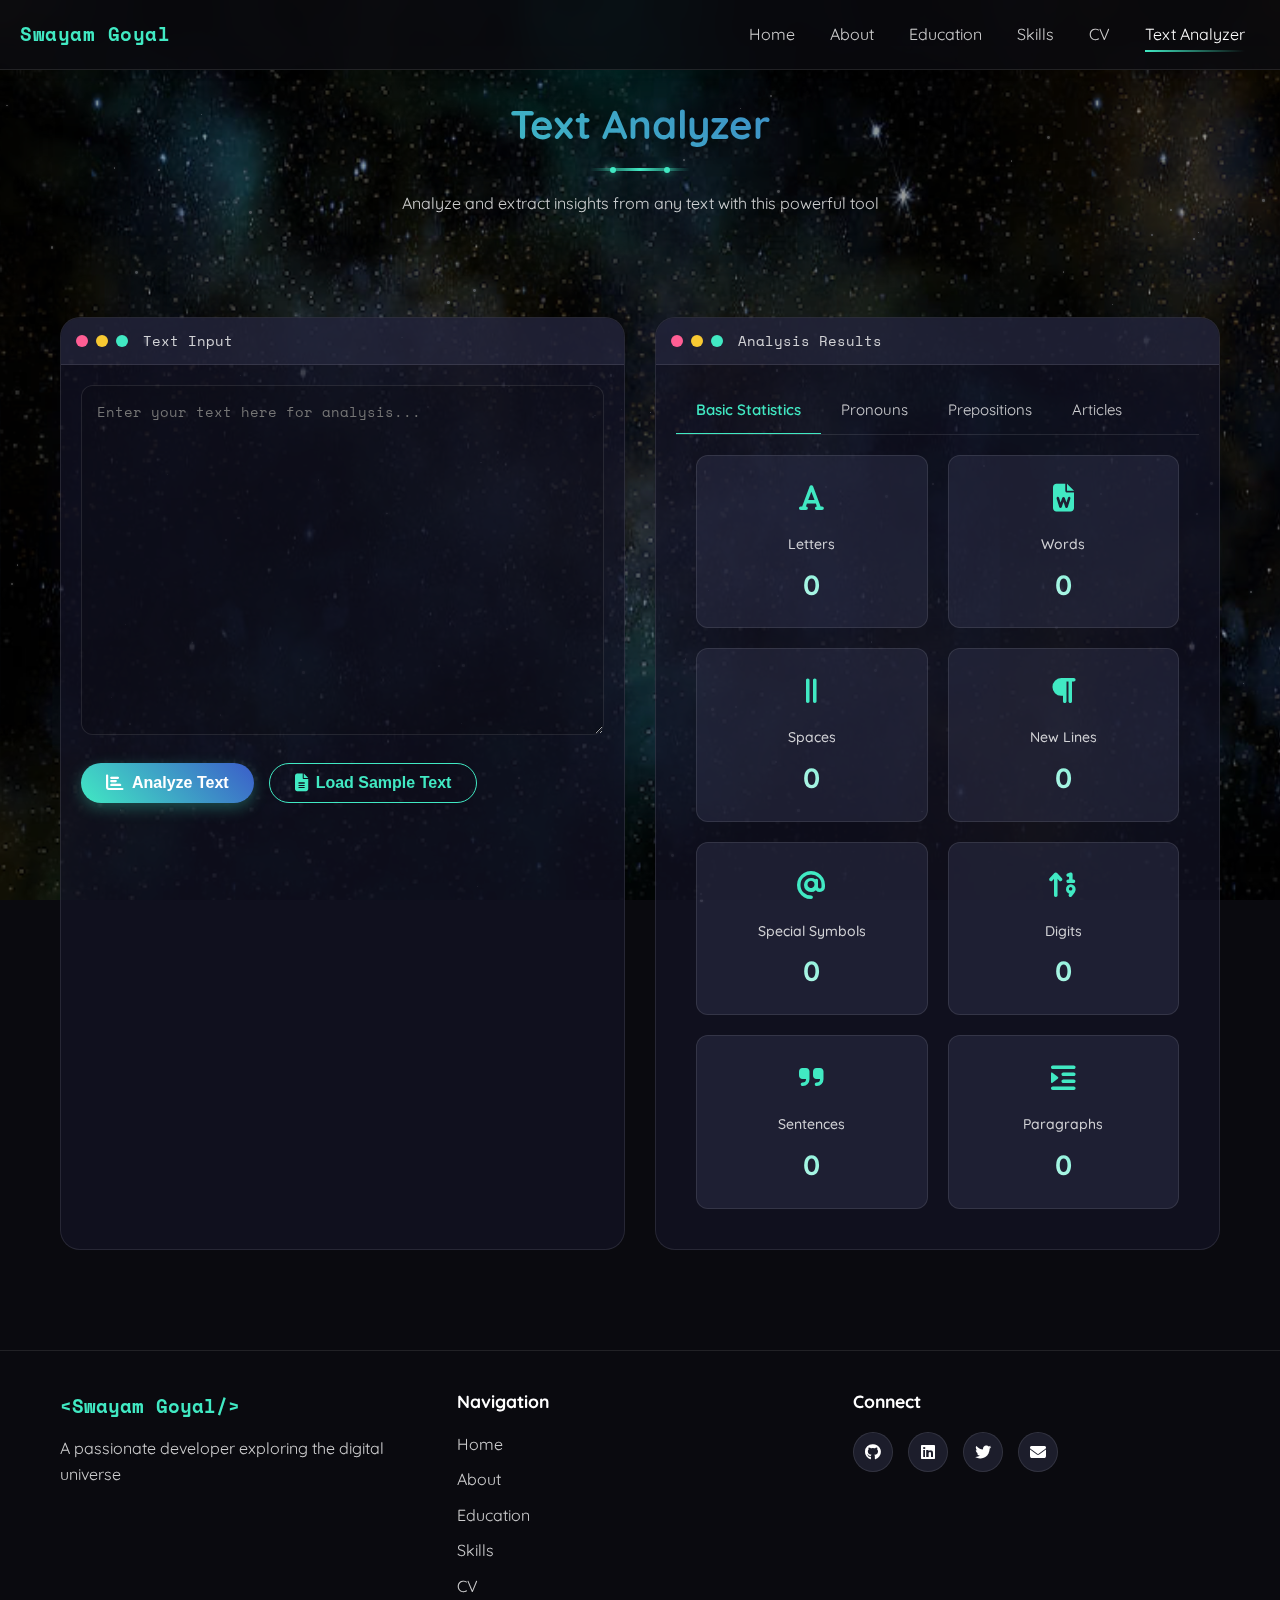
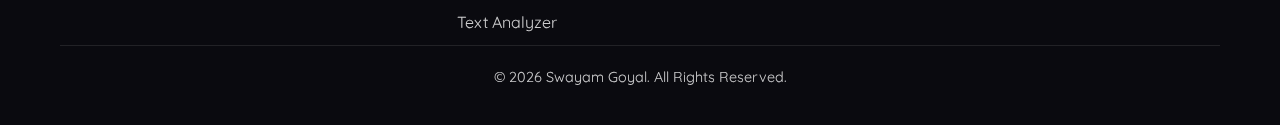
<file: text-analyzer.html>
<!DOCTYPE html>
<html lang="en">
<head>
    <meta charset="UTF-8">
    <meta name="viewport" content="width=device-width, initial-scale=1.0">
    <title>Text Analyzer | Swayam Goyal</title>
    <link rel="stylesheet" href="css/styles.css">
    <link rel="stylesheet" href="css/text-analyzer.css">
    <link rel="stylesheet" href="https://cdnjs.cloudflare.com/ajax/libs/font-awesome/6.4.0/css/all.min.css">
    <link href="https://fonts.googleapis.com/css2?family=Quicksand:wght@300;400;500;600;700&family=Space+Mono:wght@400;700&display=swap" rel="stylesheet">
    <!-- Preload background images for better performance -->
    <link rel="preload" href="images/galaxy-bg.jpg" as="image">
    <link rel="preload" href="images/stars.jpg" as="image">
    <link rel="shortcut icon" href="images/favicon.ico" type="image/x-icon">
</head>
<body>
    <!-- Navigation -->
    <nav class="navbar">
        <div class="nav-container">
            <a href="index.html" class="logo">
                Swayam Goyal
            </a>
            <ul class="nav-menu">
                <li class="nav-item"><a href="index.html" class="nav-link">Home</a></li>
                <li class="nav-item"><a href="about.html" class="nav-link">About</a></li>
                <li class="nav-item"><a href="education.html" class="nav-link">Education</a></li>
                <li class="nav-item"><a href="skills.html" class="nav-link">Skills</a></li>
                <li class="nav-item"><a href="cv.html" class="nav-link">CV</a></li>
                <li class="nav-item"><a href="text-analyzer.html" class="nav-link active">Text Analyzer</a></li>
            </ul>
            <div class="hamburger">
                <span class="bar"></span>
                <span class="bar"></span>
                <span class="bar"></span>
            </div>
        </div>
    </nav>

    <!-- Content Container -->
    <div class="content-container">
        <!-- Page Header -->
        <header class="page-header">
            <div class="container">
                <h1 class="page-title">Text Analyzer</h1>
                <div class="cosmic-divider"></div>
                <p class="page-subtitle">Analyze and extract insights from any text with this powerful tool</p>
            </div>
        </header>

        <!-- Analyzer Section -->
        <section class="analyzer-section">
            <div class="container">
                <div class="analyzer-content">
                    <!-- Input Container -->
                    <div class="input-container">
                        <div class="terminal-header">
                            <div class="terminal-buttons">
                                <div class="terminal-button red"></div>
                                <div class="terminal-button yellow"></div>
                                <div class="terminal-button green"></div>
                            </div>
                            <div class="terminal-title">Text Input</div>
                        </div>
                        <div class="terminal-body">
                            <textarea id="text-input" placeholder="Enter your text here for analysis..."></textarea>
                            <div class="word-count-warning hidden" id="word-count-warning">
                                <i class="fas fa-exclamation-triangle"></i>
                                <span>For optimal performance, consider adding more text for detailed analysis.</span>
                            </div>
                            <div class="button-group">
                                <button id="analyze-btn" class="btn btn-primary">
                                    <i class="fas fa-chart-bar"></i>
                                    <span>Analyze Text</span>
                                </button>
                                <button id="sample-btn" class="btn btn-secondary">
                                    <i class="fas fa-file-alt"></i>
                                    <span>Load Sample Text</span>
                                </button>
                            </div>
                        </div>
                    </div>
                    
                    <!-- Results Container -->
                    <div class="results-container">
                        <div class="terminal-header">
                            <div class="terminal-buttons">
                                <div class="terminal-button red"></div>
                                <div class="terminal-button yellow"></div>
                                <div class="terminal-button green"></div>
                            </div>
                            <div class="terminal-title">Analysis Results</div>
                        </div>
                        <div class="terminal-body">
                            <!-- Results Tabs -->
                            <div class="results-tabs">
                                <button class="tab-btn active" data-target="basic-stats">Basic Statistics</button>
                                <button class="tab-btn" data-target="pronouns">Pronouns</button>
                                <button class="tab-btn" data-target="prepositions">Prepositions</button>
                                <button class="tab-btn" data-target="articles">Articles</button>
                            </div>
                            
                            <!-- Results Content -->
                            <div class="results-content">
                                <!-- Basic Stats Tab -->
                                <div id="basic-stats" class="tab-pane active">
                                    <div class="stats-grid">
                                        <div class="stat-card">
                                            <div class="stat-icon">
                                                <i class="fas fa-font"></i>
                                            </div>
                                            <div class="stat-info">
                                                <h4>Letters</h4>
                                                <div class="stat-count" id="letters-count">0</div>
                                            </div>
                                        </div>
                                        
                                        <div class="stat-card">
                                            <div class="stat-icon">
                                                <i class="fas fa-file-word"></i>
                                            </div>
                                            <div class="stat-info">
                                                <h4>Words</h4>
                                                <div class="stat-count" id="words-count">0</div>
                                            </div>
                                        </div>
                                        
                                        <div class="stat-card">
                                            <div class="stat-icon">
                                                <i class="fas fa-grip-lines-vertical"></i>
                                            </div>
                                            <div class="stat-info">
                                                <h4>Spaces</h4>
                                                <div class="stat-count" id="spaces-count">0</div>
                                            </div>
                                        </div>
                                        
                                        <div class="stat-card">
                                            <div class="stat-icon">
                                                <i class="fas fa-paragraph"></i>
                                            </div>
                                            <div class="stat-info">
                                                <h4>New Lines</h4>
                                                <div class="stat-count" id="newlines-count">0</div>
                                            </div>
                                        </div>
                                        
                                        <div class="stat-card">
                                            <div class="stat-icon">
                                                <i class="fas fa-at"></i>
                                            </div>
                                            <div class="stat-info">
                                                <h4>Special Symbols</h4>
                                                <div class="stat-count" id="special-count">0</div>
                                            </div>
                                        </div>
                                        
                                        <div class="stat-card">
                                            <div class="stat-icon">
                                                <i class="fas fa-sort-numeric-up"></i>
                                            </div>
                                            <div class="stat-info">
                                                <h4>Digits</h4>
                                                <div class="stat-count" id="digits-count">0</div>
                                            </div>
                                        </div>
                                        
                                        <div class="stat-card">
                                            <div class="stat-icon">
                                                <i class="fas fa-quote-right"></i>
                                            </div>
                                            <div class="stat-info">
                                                <h4>Sentences</h4>
                                                <div class="stat-count" id="sentences-count">0</div>
                                            </div>
                                        </div>
                                        
                                        <div class="stat-card">
                                            <div class="stat-icon">
                                                <i class="fas fa-indent"></i>
                                            </div>
                                            <div class="stat-info">
                                                <h4>Paragraphs</h4>
                                                <div class="stat-count" id="paragraphs-count">0</div>
                                            </div>
                                        </div>
                                    </div>
                                </div>
                                
                                <!-- Pronouns Tab -->
                                <div id="pronouns" class="tab-pane">
                                    <div class="table-container">
                                        <table id="pronouns-table">
                                            <thead>
                                                <tr>
                                                    <th>Pronoun</th>
                                                    <th>Count</th>
                                                </tr>
                                            </thead>
                                            <tbody>
                                                <tr>
                                                    <td colspan="2">No data available</td>
                                                </tr>
                                            </tbody>
                                        </table>
                                    </div>
                                </div>
                                
                                <!-- Prepositions Tab -->
                                <div id="prepositions" class="tab-pane">
                                    <div class="table-container">
                                        <table id="prepositions-table">
                                            <thead>
                                                <tr>
                                                    <th>Preposition</th>
                                                    <th>Count</th>
                                                </tr>
                                            </thead>
                                            <tbody>
                                                <tr>
                                                    <td colspan="2">No data available</td>
                                                </tr>
                                            </tbody>
                                        </table>
                                    </div>
                                </div>
                                
                                <!-- Articles Tab -->
                                <div id="articles" class="tab-pane">
                                    <div class="table-container">
                                        <table id="articles-table">
                                            <thead>
                                                <tr>
                                                    <th>Article</th>
                                                    <th>Count</th>
                                                </tr>
                                            </thead>
                                            <tbody>
                                                <tr>
                                                    <td colspan="2">No data available</td>
                                                </tr>
                                            </tbody>
                                        </table>
                                    </div>
                                </div>
                            </div>
                        </div>
                    </div>
                </div>
            </div>
        </section>
    </div>

    <!-- Footer -->
    <footer class="footer">
        <div class="container">
            <div class="footer-content">
                <div class="footer-info">
                    <div class="footer-logo">
                        &lt;Swayam Goyal/&gt;
                    </div>
                    <p>A passionate developer exploring the digital universe</p>
                </div>
                <div class="footer-links">
                    <h3>Navigation</h3>
                    <a href="index.html">Home</a>
                    <a href="about.html">About</a>
                    <a href="education.html">Education</a>
                    <a href="skills.html">Skills</a>
                    <a href="cv.html">CV</a>
                    <a href="text-analyzer.html">Text Analyzer</a>
                </div>
                <div class="footer-social">
                    <h3>Connect</h3>
                    <div class="social-icons">
                        <a href="https://github.com/Swayamgoyal" class="social-icon"><i class="fab fa-github"></i></a>
                        <a href="https://www.linkedin.com/in/swayam-goyal-4221b8314/" class="social-icon"><i class="fab fa-linkedin"></i></a>
                        <a href="https://x.com/swayam___goyal" class="social-icon"><i class="fab fa-twitter"></i></a>
                        <a href="mailto:swayam.goyal@research.iiit.ac.in" class="social-icon"><i class="fas fa-envelope"></i></a>
                    </div>
                </div>
            </div>
            <div class="footer-bottom">
                <p>&copy; <span id="current-year">2025</span> Swayam Goyal. All Rights Reserved.</p>
            </div>
        </div>
    </footer>

    <!-- Scripts -->
    <script src="js/script.js"></script>
    <script src="js/textAnalyzer.js"></script>
    <script src="js/eventTracker.js"></script>
</body>
</html>
</file>
<file: css/styles.css>
/* =========== Cosmic Portfolio - Main Stylesheet =========== */
/* Author: Swayam Goyal */

/* =========== Imports & Variables =========== */
@import url('https://fonts.googleapis.com/css2?family=Quicksand:wght@300;400;500;600;700&family=Space+Mono:wght@400;700&display=swap');

:root {
  /* Core Colors */
  --space-black: #0a0a0f;
  --deep-space: #121225;
  --nebula-purple: #6e3b92;
  --cosmic-blue: #3b5dc9;
  --star-yellow: #f8c932;
  --nova-pink: #ff5e94;
  --galaxy-teal: #41e9c3;
  --meteor-orange: #ff7b29;
  --space-gray: #2d3047;
  
  /* Functional Colors */
  --text-primary: #ffffff;
  --text-secondary: rgba(255, 255, 255, 0.8);
  --text-muted: rgba(255, 255, 255, 0.6);
  --bg-primary: rgba(10, 10, 15, 0.8);
  --bg-secondary: rgba(18, 18, 37, 0.7);
  --bg-tertiary: rgba(45, 48, 71, 0.5);
  --bg-card: rgba(18, 18, 37, 0.8);
  --border-light: rgba(255, 255, 255, 0.1);
  --border-medium: rgba(255, 255, 255, 0.15);
  --border-accent: rgba(65, 233, 195, 0.3);
  
  /* Layout & Sizing */
  --navbar-height: 70px;
  --container-width: 1200px;
  --border-radius-sm: 8px;
  --border-radius-md: 12px;
  --border-radius-lg: 20px;
  
  /* Typography */
  --font-sans: 'Quicksand', sans-serif;
  --font-mono: 'Space Mono', monospace;
  
  /* Effects */
  --transition-fast: 0.2s ease;
  --transition-normal: 0.3s ease;
  --transition-slow: 0.5s ease;
  --box-shadow-sm: 0 4px 6px rgba(0, 0, 0, 0.1);
  --box-shadow-md: 0 8px 16px rgba(0, 0, 0, 0.2);
  --box-shadow-lg: 0 12px 28px rgba(0, 0, 0, 0.3);
  --box-shadow-cosmic: 0 0 30px rgba(65, 233, 195, 0.2);
}

/* =========== Reset & Base Styles =========== */
*, *::before, *::after {
  margin: 0;
  padding: 0;
  box-sizing: border-box;
}

html {
  font-size: 16px;
  scroll-behavior: smooth;
  height: 100%;
}

body {
  font-family: var(--font-sans);
  font-weight: 400;
  line-height: 1.6;
  color: var(--text-primary);
  background-color: var(--space-black);
  background-image: url('../images/galaxy-bg.jpg');
  background-size: cover;
  background-position: center;
  background-attachment: fixed;
  min-height: 100vh;
  padding-top: var(--navbar-height); /* Critical fix for navbar issue */
  -webkit-font-smoothing: antialiased;
  overflow-x: hidden;
}

/* Star overlay effect */
body::after {
  content: '';
  position: fixed;
  top: 0;
  left: 0;
  width: 100%;
  height: 100%;
  background-image: url('../images/stars.jpg');
  background-repeat: repeat;
  background-size: 1000px 1000px;
  opacity: 0.6;
  z-index: -1;
  animation: starsMove 150s linear infinite;
  pointer-events: none;
}

@keyframes starsMove {
  0% { background-position: 0 0; }
  100% { background-position: 1000px 1000px; }
}

/* =========== Typography =========== */
h1, h2, h3, h4, h5, h6 {
  font-weight: 700;
  line-height: 1.2;
  margin-bottom: 1rem;
  color: var(--text-primary);
}

h1 { font-size: 2.5rem; }
h2 { font-size: 2rem; }
h3 { font-size: 1.75rem; }
h4 { font-size: 1.5rem; }
h5 { font-size: 1.25rem; }
h6 { font-size: 1rem; }

p {
  margin-bottom: 1rem;
  color: var(--text-secondary);
}

a {
  color: var(--text-primary);
  text-decoration: none;
  transition: var(--transition-normal);
}

a:hover {
  color: var(--galaxy-teal);
}

.text-gradient {
  background: linear-gradient(45deg, var(--galaxy-teal), var(--cosmic-blue));
  -webkit-background-clip: text;
  -webkit-text-fill-color: transparent;
  background-clip: text;
}

.highlight {
  color: var(--galaxy-teal);
}

/* =========== Layout =========== */
.container {
  width: 100%;
  max-width: var(--container-width);
  margin: 0 auto;
  padding: 0 20px;
}

.content-container {
  position: relative;
  z-index: 1;
  min-height: calc(100vh - var(--navbar-height));
  padding-bottom: 60px;
}

.section {
  padding: 60px 0;
  position: relative;
}

.row {
  display: flex;
  flex-wrap: wrap;
  margin: 0 -15px;
}

.col {
  flex: 1;
  padding: 0 15px;
  min-width: 250px;
}

/* =========== Navigation =========== */
.navbar {
  position: fixed;
  top: 0;
  left: 0;
  width: 100%;
  height: var(--navbar-height);
  background-color: var(--bg-primary);
  backdrop-filter: blur(10px);
  -webkit-backdrop-filter: blur(10px);
  z-index: 1000;
  box-shadow: 0 2px 10px rgba(0, 0, 0, 0.1);
  border-bottom: 1px solid var(--border-light);
  transition: var(--transition-normal);
}

.nav-container {
  display: flex;
  justify-content: space-between;
  align-items: center;
  height: 100%;
  padding: 0 20px;
}

.logo {
  color: var(--galaxy-teal);
  font-size: 1.2rem;
  font-weight: 700;
  font-family: var(--font-mono);
  letter-spacing: 0.5px;
  display: flex;
  align-items: center;
}

.nav-menu {
  display: flex;
  align-items: center;
  gap: 5px;
}

.nav-item {
  list-style: none;
}

.nav-link {
  display: inline-block;
  padding: 10px 15px;
  color: var(--text-secondary);
  position: relative;
  transition: var(--transition-normal);
}

.nav-link::after {
  content: '';
  position: absolute;
  left: 15px;
  right: 15px;
  bottom: 5px;
  height: 2px;
  background: linear-gradient(90deg, var(--galaxy-teal), transparent);
  transform: scaleX(0);
  transform-origin: left;
  transition: transform var(--transition-normal);
}

.nav-link:hover, .nav-link.active {
  color: var(--text-primary);
}

.nav-link:hover::after, .nav-link.active::after {
  transform: scaleX(1);
}

.hamburger {
  display: none;
  cursor: pointer;
}

.bar {
  display: block;
  width: 25px;
  height: 3px;
  margin: 5px auto;
  transition: var(--transition-normal);
  background-color: var(--text-primary);
  border-radius: 3px;
}

/* =========== Cards & Containers =========== */
.card {
  background-color: var(--bg-secondary);
  border-radius: var(--border-radius-lg);
  border: 1px solid var(--border-light);
  padding: 25px;
  transition: var(--transition-normal);
  backdrop-filter: blur(10px);
  -webkit-backdrop-filter: blur(10px);
  margin-bottom: 20px;
}

.card:hover {
  border-color: var(--border-accent);
  box-shadow: var(--box-shadow-cosmic);
  transform: translateY(-5px);
}

.card-header {
  margin-bottom: 20px;
  padding-bottom: 15px;
  border-bottom: 1px solid var(--border-light);
}

.card-body {
  margin-bottom: 20px;
}

.card-footer {
  margin-top: 20px;
  padding-top: 15px;
  border-top: 1px solid var(--border-light);
}

/* =========== Buttons =========== */
.btn {
  display: inline-flex;
  align-items: center;
  justify-content: center;
  padding: 10px 25px;
  font-size: 1rem;
  font-weight: 600;
  border-radius: 50px;
  cursor: pointer;
  transition: var(--transition-normal);
  text-align: center;
  border: none;
  position: relative;
  overflow: hidden;
  gap: 8px;
}

.btn::before {
  content: '';
  position: absolute;
  top: 0;
  left: 0;
  width: 100%;
  height: 100%;
  background: rgba(255, 255, 255, 0.1);
  transform: translateX(-100%);
  transition: var(--transition-normal);
  z-index: 0;
}

.btn:hover::before {
  transform: translateX(0);
}

.btn-primary {
  background: linear-gradient(45deg, var(--galaxy-teal), var(--cosmic-blue));
  color: var(--text-primary);
  box-shadow: 0 5px 15px rgba(65, 233, 195, 0.3);
}

.btn-primary:hover {
  box-shadow: 0 8px 25px rgba(65, 233, 195, 0.5);
  transform: translateY(-2px);
}

.btn-secondary {
  background: transparent;
  color: var(--galaxy-teal);
  border: 1px solid var(--galaxy-teal);
}

.btn-secondary:hover {
  background-color: rgba(65, 233, 195, 0.1);
  transform: translateY(-2px);
}

.btn i, .btn svg {
  font-size: 1.1em;
  position: relative;
  z-index: 1;
}

.btn span {
  position: relative;
  z-index: 1;
}

/* =========== Forms =========== */
.form-group {
  margin-bottom: 20px;
}

.form-label {
  display: block;
  margin-bottom: 8px;
  font-weight: 500;
  color: var(--text-secondary);
}

.form-control {
  width: 100%;
  padding: 12px 16px;
  background-color: rgba(45, 48, 71, 0.3);
  border: 1px solid var(--border-light);
  border-radius: var(--border-radius-md);
  color: var(--text-primary);
  font-family: var(--font-sans);
  transition: var(--transition-normal);
}

.form-control:focus {
  outline: none;
  border-color: var(--galaxy-teal);
  box-shadow: 0 0 0 3px rgba(65, 233, 195, 0.2);
}

/* =========== Page Header =========== */
.page-header {
  text-align: center;
  padding: 30px 0;
  margin-bottom: 30px;
  position: relative;
}

.page-title {
  font-size: 2.5rem;
  margin-bottom: 15px;
  background: linear-gradient(45deg, var(--galaxy-teal), var(--cosmic-blue));
  -webkit-background-clip: text;
  -webkit-text-fill-color: transparent;
  background-clip: text;
}

.page-subtitle {
  color: var(--text-secondary);
  max-width: 600px;
  margin: 0 auto;
}

.cosmic-divider {
  width: 100px;
  height: 3px;
  margin: 20px auto;
  background: linear-gradient(to right, transparent, var(--galaxy-teal), transparent);
  position: relative;
}

.cosmic-divider::before,
.cosmic-divider::after {
  content: '';
  position: absolute;
  top: 50%;
  width: 6px;
  height: 6px;
  border-radius: 50%;
  background-color: var(--galaxy-teal);
  transform: translateY(-50%);
  box-shadow: 0 0 10px var(--galaxy-teal);
}

.cosmic-divider::before {
  left: 20%;
}

.cosmic-divider::after {
  right: 20%;
}

/* =========== Footer =========== */
.footer {
  background-color: var(--bg-primary);
  padding: 40px 0 20px;
  position: relative;
  border-top: 1px solid var(--border-light);
}

.footer-content {
  display: flex;
  flex-wrap: wrap;
  justify-content: space-between;
  gap: 30px;
  margin-bottom: 0px;
}

.footer-info {
  flex: 1;
  min-width: 300px;
}

.footer-logo {
  font-family: var(--font-mono);
  font-size: 1.2rem;
  font-weight: 700;
  color: var(--galaxy-teal);
  margin-bottom: 15px;
}

.footer-links {
  flex: 1;
  min-width: 200px;
}

.footer-links h3 {
  margin-bottom: 20px;
  font-size: 1.1rem;
}

.footer-links a {
  display: block;
  margin-bottom: 10px;
  color: var(--text-secondary);
  transition: var(--transition-normal);
}

.footer-links a:hover {
  color: var(--galaxy-teal);
  transform: translateX(5px);
}

.footer-social {
  flex: 1;
  min-width: 200px;
}

.footer-social h3 {
  margin-bottom: 20px;
  font-size: 1.1rem;
}

.social-icons {
  display: flex;
  gap: 15px;
}

.social-icon {
  display: flex;
  align-items: center;
  justify-content: center;
  width: 40px;
  height: 40px;
  border-radius: 50%;
  background-color: var(--bg-tertiary);
  color: var(--text-primary);
  transition: var(--transition-normal);
  border: 1px solid var(--border-light);
}

.social-icon:hover {
  background-color: var(--galaxy-teal);
  color: var(--space-black);
  transform: translateY(-5px);
}

.footer-bottom {
  text-align: center;
  padding-top: 20px;
  border-top: 1px solid var(--border-light);
  color: var(--text-muted);
  font-size: 0.9rem;
}

/* =========== Utilities =========== */
.text-center { text-align: center; }
.mt-1 { margin-top: 0.5rem; }
.mt-2 { margin-top: 1rem; }
.mt-3 { margin-top: 1.5rem; }
.mt-4 { margin-top: 2rem; }
.mt-5 { margin-top: 3rem; }
.mb-1 { margin-bottom: 0.5rem; }
.mb-2 { margin-bottom: 1rem; }
.mb-3 { margin-bottom: 1.5rem; }
.mb-4 { margin-bottom: 2rem; }
.mb-5 { margin-bottom: 3rem; }
.hidden { display: none !important; }

/* =========== Responsive Styles =========== */
@media (max-width: 992px) {
  :root {
    --navbar-height: 65px;
  }
  
  h1 { font-size: 2.2rem; }
  h2 { font-size: 1.8rem; }
  h3 { font-size: 1.5rem; }
  
  .page-title {
    font-size: 2.2rem;
  }
}

@media (max-width: 768px) {
  :root {
    --navbar-height: 60px;
  }
  
  h1 { font-size: 2rem; }
  h2 { font-size: 1.6rem; }
  h3 { font-size: 1.4rem; }
  
  .page-title {
    font-size: 2rem;
  }
  
  .hamburger {
    display: block;
  }
  
  .hamburger.active .bar:nth-child(2) {
    opacity: 0;
  }
  
  .hamburger.active .bar:nth-child(1) {
    transform: translateY(8px) rotate(45deg);
  }
  
  .hamburger.active .bar:nth-child(3) {
    transform: translateY(-8px) rotate(-45deg);
  }
  
  .nav-menu {
    position: fixed;
    left: -100%;
    top: var(--navbar-height);
    flex-direction: column;
    background-color: var(--bg-primary);
    width: 100%;
    text-align: center;
    transition: 0.3s;
    box-shadow: 0 10px 20px rgba(0, 0, 0, 0.1);
    padding: 20px 0;
    border-bottom: 1px solid var(--border-light);
  }
  
  .nav-menu.active {
    left: 0;
  }
  
  .nav-item {
    margin: 10px 0;
  }
  
  .section {
    padding: 40px 0;
  }
}

@media (max-width: 480px) {
  h1 { font-size: 1.8rem; }
  h2 { font-size: 1.5rem; }
  h3 { font-size: 1.3rem; }
  
  .page-title {
    font-size: 1.8rem;
  }
  
  .btn {
    padding: 8px 20px;
    font-size: 0.9rem;
  }
  
  .card {
    padding: 20px;
  }
}
</file>
<file: css/home.css>
/* =========== Home Page Styles =========== */

.hero-section {
    min-height: calc(100vh - var(--navbar-height));
    max-height: unset;
    display: flex;
    align-items: center;
    position: relative;
    overflow: hidden;
    padding: 60px 0;
  }
  
  .hero-container {
    display: flex;
    align-items: center;
    gap: 60px;
    flex-wrap: wrap;
  }
  
  .hero-content {
    flex: 1;
    min-width: 300px;
    z-index: 2;
  }
  
  .hero-greeting {
    font-size: 1.2rem;
    color: var(--text-secondary);
    margin-bottom: 20px;
    display: flex;
    align-items: center;
    gap: 10px;
  }
  
  .hero-greeting::before {
    content: '';
    display: block;
    width: 40px;
    height: 2px;
    background: linear-gradient(90deg, var(--galaxy-teal), transparent);
  }
  
  .hero-title {
    font-size: 3.5rem;
    font-weight: 700;
    margin-bottom: 20px;
    line-height: 1.1;
  }
  
  .hero-subtitle {
    font-size: 2rem;
    margin-bottom: 20px;
    color: var(--galaxy-teal);
  }
  
  .hero-description {
    font-size: 1.1rem;
    color: var(--text-secondary);
    margin-bottom: 30px;
    max-width: 600px;
    line-height: 1.8;
  }
  
  .hero-buttons {
    display: flex;
    gap: 20px;
    flex-wrap: wrap;
  }
  
  .typing-text {
    position: relative;
    display: inline-block;
  }
  
  .typing-text::after {
    content: '|';
    position: absolute;
    right: -10px;
    animation: blink 1s infinite;
  }
  
  @keyframes blink {
    0%, 100% { opacity: 1; }
    50% { opacity: 0; }
  }
  
  .hero-image {
    flex: 1;
    min-width: 300px;
    position: relative;
    z-index: 2;
  }
  
  .profile-wrapper {
    position: relative;
    width: 350px;
    height: 350px;
    margin: 0 auto;
  }
  
  .profile-frame {
    position: relative;
    width: 100%;
    height: 100%;
    border-radius: 50%;
    padding: 10px;
    background: linear-gradient(45deg, var(--galaxy-teal), var(--cosmic-blue));
    box-shadow: 0 0 30px rgba(65, 233, 195, 0.3);
    animation: pulse 3s infinite ease-in-out;
  }
  
  @keyframes pulse {
    0% { box-shadow: 0 0 30px rgba(65, 233, 195, 0.3); }
    50% { box-shadow: 0 0 50px rgba(65, 233, 195, 0.5); }
    100% { box-shadow: 0 0 30px rgba(65, 233, 195, 0.3); }
  }
  
  .profile-pic {
    width: 100%;
    height: 100%;
    border-radius: 50%;
    object-fit: cover;
    border: 5px solid var(--deep-space);
  }
  
  .orbit-container {
    position: absolute;
    top: 0;
    left: 0;
    width: 100%;
    height: 100%;
    pointer-events: none;
  }
  
  .orbit {
    position: absolute;
    top: 50%;
    left: 50%;
    transform: translate(-50%, -50%);
    border: 1px solid rgba(65, 233, 195, 0.2);
    border-radius: 50%;
  }
  
  .orbit-1 {
    width: 400px;
    height: 400px;
    animation: orbitRotate 20s linear infinite;
  }
  
  .orbit-2 {
    width: 500px;
    height: 500px;
    animation: orbitRotate 30s linear infinite reverse;
  }
  
  .orbit-3 {
    width: 600px;
    height: 600px;
    animation: orbitRotate 40s linear infinite;
  }
  
  @keyframes orbitRotate {
    0% { transform: translate(-50%, -50%) rotate(0deg); }
    100% { transform: translate(-50%, -50%) rotate(360deg); }
  }
  
  .orbit::before {
    content: '';
    position: absolute;
    width: 10px;
    height: 10px;
    background-color: var(--accent-color);
    border-radius: 50%;
    box-shadow: 0 0 10px var(--accent-color), 0 0 20px var(--accent-color);
  }
  
  .orbit-1::before {
    top: 0;
    left: 50%;
    transform: translateX(-50%);
  }
  
  .orbit-2::before {
    top: 50%;
    right: 0;
    transform: translateY(-50%);
  }
  
  .orbit-3::before {
    bottom: 30%;
    left: 10%;
  }
  
  /* About preview section */
  .about-preview-section {
    padding: 80px 0;
    position: relative;
  }
  
  .about-preview-container {
    display: flex;
    gap: 40px;
    flex-wrap: wrap;
  }
  
  .about-preview-content {
    flex: 1;
    min-width: 300px;
  }
  
  .section-title {
    font-size: 2.2rem;
    margin-bottom: 20px;
    color: var(--text-primary);
  }
  
  .gradient-title {
    background: linear-gradient(45deg, var(--text-primary), var(--galaxy-teal));
    -webkit-background-clip: text;
    -webkit-text-fill-color: transparent;
    background-clip: text;
  }
  
  .about-preview-text {
    color: var(--text-secondary);
    line-height: 1.8;
    margin-bottom: 30px;
  }
  
  .about-preview-image {
    flex: 1;
    min-width: 300px;
  }
  
  .about-image-grid {
    display: grid;
    grid-template-columns: repeat(2, 1fr);
    gap: 20px;
  }
  
  .about-image-item {
    border-radius: var(--border-radius-md);
    overflow: hidden;
    transition: var(--transition-normal);
  }
  
  .about-image-item:hover {
    transform: scale(1.05);
    box-shadow: var(--box-shadow-cosmic);
  }
  
  .about-image-item img {
    width: 100%;
    height: 100%;
    object-fit: cover;
  }
  
  .about-image-main {
    grid-column: span 2;
    height: 300px;
  }
  
  /* Skills preview section */
  .skills-preview-section {
    padding: 80px 0;
    background: linear-gradient(45deg, rgba(12, 18, 33, 0.7), rgba(18, 18, 37, 0.7));
    position: relative;
  }
  
  .skills-preview-title {
    text-align: center;
    margin-bottom: 50px;
  }
  
  .skills-preview-grid {
    display: grid;
    grid-template-columns: repeat(auto-fit, minmax(300px, 1fr));
    gap: 30px;
  }
  
  .skill-category-card {
    background: var(--bg-secondary);
    backdrop-filter: blur(10px);
    -webkit-backdrop-filter: blur(10px);
    border-radius: var(--border-radius-lg);
    padding: 25px;
    border: 1px solid var(--border-light);
    transition: var(--transition-normal);
  }
  
  .skill-category-card:hover {
    transform: translateY(-10px);
    box-shadow: var(--box-shadow-cosmic);
    border-color: var(--galaxy-teal);
  }
  
  .skill-category-icon {
    width: 60px;
    height: 60px;
    border-radius: 50%;
    background: linear-gradient(45deg, var(--nebula-purple), var(--cosmic-blue));
    display: flex;
    align-items: center;
    justify-content: center;
    font-size: 24px;
    color: var(--text-primary);
    margin-bottom: 20px;
    box-shadow: 0 5px 15px rgba(65, 233, 195, 0.3);
  }
  
  .skill-category-name {
    font-size: 1.4rem;
    color: var(--text-primary);
    margin-bottom: 15px;
  }
  
  .skill-list {
    list-style: none;
  }
  
  .skill-list-item {
    position: relative;
    padding-left: 25px;
    margin-bottom: 10px;
    color: var(--text-secondary);
  }
  
  .skill-list-item::before {
    content: '';
    position: absolute;
    left: 0;
    top: 10px;
    width: 6px;
    height: 6px;
    background-color: var(--galaxy-teal);
    border-radius: 50%;
    box-shadow: 0 0 5px var(--galaxy-teal);
  }
  
  /* Projects preview section */
  .projects-preview-section {
    padding: 80px 0;
  }
  
  .projects-preview-title {
    text-align: center;
    margin-bottom: 50px;
  }
  
  .projects-preview-grid {
    display: grid;
    grid-template-columns: repeat(auto-fit, minmax(350px, 1fr));
    gap: 30px;
  }
  
  .project-preview-card {
    background: var(--bg-secondary);
    backdrop-filter: blur(10px);
    -webkit-backdrop-filter: blur(10px);
    border-radius: var(--border-radius-lg);
    overflow: hidden;
    border: 1px solid var(--border-light);
    transition: var(--transition-normal);
    height: 100%;
    display: flex;
    flex-direction: column;
  }
  
  .project-preview-card:hover {
    transform: translateY(-10px);
    box-shadow: var(--box-shadow-cosmic);
    border-color: var(--galaxy-teal);
  }
  
  .project-preview-image {
    width: 100%;
    height: 200px;
    object-fit: cover;
    border-bottom: 1px solid var(--border-light);
  }
  
  .project-preview-content {
    padding: 25px;
    flex-grow: 1;
    display: flex;
    flex-direction: column;
  }
  
  .project-preview-title {
    font-size: 1.4rem;
    color: var(--text-primary);
    margin-bottom: 15px;
  }
  
  .project-preview-description {
    color: var(--text-secondary);
    margin-bottom: 20px;
    flex-grow: 1;
  }
  
  .project-preview-tech {
    display: flex;
    flex-wrap: wrap;
    gap: 10px;
    margin-bottom: 20px;
  }
  
  .project-preview-tech-item {
    padding: 5px 10px;
    background-color: rgba(65, 233, 195, 0.1);
    color: var(--galaxy-teal);
    border-radius: 20px;
    font-size: 0.8rem;
  }
  
  /* Contact section */
  .contact-section {
    padding: 80px 0;
    background: linear-gradient(45deg, rgba(12, 18, 33, 0.7), rgba(18, 18, 37, 0.7));
  }
  
  .contact-title {
    text-align: center;
    margin-bottom: 50px;
  }
  
  .contact-container {
    display: flex;
    gap: 40px;
    flex-wrap: wrap;
  }
  
  .contact-info {
    flex: 1;
    min-width: 300px;
  }
  
  .contact-subtitle {
    font-size: 1.2rem;
    color: var(--text-secondary);
    margin-bottom: 30px;
  }
  
  .contact-methods {
    display: flex;
    flex-direction: column;
    gap: 20px;
  }
  
  .contact-method {
    display: flex;
    align-items: flex-start;
    gap: 15px;
  }
  
  .contact-icon {
    width: 50px;
    height: 50px;
    border-radius: 50%;
    background-color: rgba(65, 233, 195, 0.1);
    display: flex;
    align-items: center;
    justify-content: center;
    font-size: 20px;
    color: var(--galaxy-teal);
  }
  
  .contact-text {
    flex: 1;
  }
  
  .contact-text h4 {
    font-size: 1.1rem;
    color: var(--text-primary);
    margin-bottom: 5px;
  }
  
  .contact-text p {
    color: var(--text-secondary);
  }
  
  .contact-social {
    margin-top: 30px;
  }
  
  .contact-social h4 {
    font-size: 1.1rem;
    color: var(--text-primary);
    margin-bottom: 15px;
  }
  
  .social-links {
    display: flex;
    gap: 15px;
  }
  
  .social-link {
    width: 40px;
    height: 40px;
    border-radius: 50%;
    background-color: var(--bg-tertiary);
    display: flex;
    align-items: center;
    justify-content: center;
    font-size: 18px;
    color: var(--text-primary);
    transition: var(--transition-normal);
    border: 1px solid var(--border-light);
  }
  
  .social-link:hover {
    background-color: var(--galaxy-teal);
    color: var(--deep-space);
    transform: translateY(-5px);
  }
  
  .contact-form {
    flex: 1;
    min-width: 300px;
  }
  
  .form-group {
    margin-bottom: 20px;
  }
  
  .form-label {
    display: block;
    margin-bottom: 8px;
    font-weight: 500;
    color: var(--text-secondary);
  }
  
  .form-control {
    width: 100%;
    padding: 12px 16px;
    background-color: rgba(45, 48, 71, 0.3);
    border: 1px solid var(--border-light);
    border-radius: var(--border-radius-md);
    color: var(--text-primary);
    transition: var(--transition-normal);
  }
  
  .form-control:focus {
    outline: none;
    border-color: var(--galaxy-teal);
    box-shadow: 0 0 0 3px rgba(65, 233, 195, 0.2);
  }
  
  textarea.form-control {
    min-height: 150px;
    resize: vertical;
  }
  
  /* Responsive adjustments */
  @media (max-width: 992px) {
    .hero-container {
      flex-direction: column-reverse;
      text-align: center;
    }
    
    .hero-greeting {
      justify-content: center;
    }
    
    .hero-description {
      margin-left: auto;
      margin-right: auto;
    }
    
    .hero-buttons {
      justify-content: center;
    }
    
    .hero-image {
      margin-bottom: 40px;
    }
    
    .projects-preview-grid {
      grid-template-columns: repeat(auto-fit, minmax(300px, 1fr));
    }
  }
  
  @media (max-width: 768px) {
    .hero-title {
      font-size: 2.5rem;
    }
    
    .hero-subtitle {
      font-size: 1.5rem;
    }
    
    .orbit-1, .orbit-2, .orbit-3 {
      display: none;
    }
  }
</file>
<file: css/about.css>
/* =========== About Page Styles =========== */

.about-section {
  padding: 40px 0;
}

.about-container {
  display: flex;
  gap: 40px;
  flex-wrap: wrap;
}

.about-image {
  flex: 1;
  min-width: 300px;
  position: relative;
}

.profile-container {
  position: relative;
  border-radius: var(--border-radius-lg);
  overflow: hidden;
  box-shadow: var(--box-shadow-md);
  transition: var(--transition-normal);
}

.profile-container:hover {
  transform: translateY(-10px);
  box-shadow: var(--box-shadow-cosmic);
}

.profile-img {
  width: 100%;
  height: auto;
  display: block;
  transition: transform 0.5s ease;
}

.profile-container:hover .profile-img {
  transform: scale(1.05);
}

.profile-overlay {
  position: absolute;
  bottom: 0;
  left: 0;
  right: 0;
  padding: 20px;
  background: linear-gradient(to top, rgba(10, 10, 15, 0.9), transparent);
  color: var(--text-primary);
}

.profile-name {
  font-size: 1.5rem;
  margin-bottom: 5px;
}

.profile-title {
  color: var(--galaxy-teal);
  font-size: 1rem;
}

.cosmic-border {
  position: absolute;
  top: -5px;
  left: -5px;
  right: -5px;
  bottom: -5px;
  border: 2px solid transparent;
  border-radius: calc(var(--border-radius-lg) + 5px);
  background: linear-gradient(45deg, var(--galaxy-teal), var(--cosmic-blue), var(--nebula-purple), var(--nova-pink)) border-box;
  -webkit-mask: linear-gradient(#fff 0 0) padding-box, linear-gradient(#fff 0 0);
  -webkit-mask-composite: destination-out;
  mask-composite: exclude;
  opacity: 0;
  transition: opacity 0.3s ease;
}

.profile-container:hover .cosmic-border {
  opacity: 1;
}

.about-content {
  flex: 2;
  min-width: 300px;
}

.about-title {
  font-size: 2.2rem;
  margin-bottom: 20px;
  background: linear-gradient(45deg, var(--text-primary), var(--galaxy-teal));
  -webkit-background-clip: text;
  -webkit-text-fill-color: transparent;
  background-clip: text;
}

.about-subtitle {
  font-size: 1.2rem;
  color: var(--text-secondary);
  margin-bottom: 30px;
  line-height: 1.6;
}

.about-text {
  color: var(--text-secondary);
  margin-bottom: 30px;
}

.about-text p {
  margin-bottom: 20px;
  line-height: 1.8;
}

.about-text p:last-child {
  margin-bottom: 0;
}

.about-highlight {
  color: var(--galaxy-teal);
  font-weight: 600;
}

.about-tags {
  display: flex;
  flex-wrap: wrap;
  gap: 10px;
  margin-top: 30px;
}

.about-tag {
  background: var(--bg-tertiary);
  color: var(--text-secondary);
  padding: 8px 16px;
  border-radius: var(--border-radius-full);
  font-size: 0.9rem;
  transition: var(--transition-normal);
}

.about-tag:hover {
  background: rgba(65, 233, 195, 0.1);
  color: var(--galaxy-teal);
  transform: translateY(-5px);
}

/* Personal journey section */
.journey-section {
  padding: 60px 0;
}

.journey-title {
  font-size: 2.2rem;
  text-align: center;
  margin-bottom: 20px;
  color: var(--text-primary);
}

.journey-subtitle {
  text-align: center;
  max-width: 700px;
  margin: 0 auto 40px;
  color: var(--text-secondary);
}

.journey-grid {
  display: grid;
  grid-template-columns: repeat(auto-fit, minmax(300px, 1fr));
  gap: 30px;
}

.journey-card {
  background: var(--bg-secondary);
  backdrop-filter: blur(10px);
  -webkit-backdrop-filter: blur(10px);
  border-radius: var(--border-radius-lg);
  overflow: hidden;
  border: 1px solid var(--border-light);
  transition: var(--transition-normal);
  height: 100%;
  display: flex;
  flex-direction: column;
}

.journey-card:hover {
  transform: translateY(-10px);
  box-shadow: var(--box-shadow-cosmic);
  border-color: var(--galaxy-teal);
}

.journey-card-header {
  padding: 20px;
  background: linear-gradient(45deg, var(--bg-tertiary), var(--bg-secondary));
  border-bottom: 1px solid var(--border-light);
}

.journey-year {
  font-size: 1rem;
  color: var(--text-secondary);
  margin-bottom: 10px;
}

.journey-milestone {
  font-size: 1.3rem;
  color: var(--text-primary);
}

.journey-card-body {
  padding: 20px;
  flex-grow: 1;
}

.journey-description {
  color: var(--text-secondary);
  line-height: 1.6;
}

/* Interests section */
.interests-section {
  padding: 60px 0;
}

.interests-title {
  font-size: 2.2rem;
  text-align: center;
  margin-bottom: 40px;
  color: var(--text-primary);
}

.interests-grid {
  display: grid;
  grid-template-columns: repeat(auto-fit, minmax(250px, 1fr));
  gap: 30px;
}

.interest-card {
  background: var(--bg-secondary);
  backdrop-filter: blur(10px);
  -webkit-backdrop-filter: blur(10px);
  border-radius: var(--border-radius-lg);
  padding: 25px;
  border: 1px solid var(--border-light);
  transition: var(--transition-normal);
  text-align: center;
}

.interest-card:hover {
  transform: translateY(-10px);
  box-shadow: var(--box-shadow-cosmic);
  border-color: var(--galaxy-teal);
}

.interest-icon {
  font-size: 36px;
  color: var(--galaxy-teal);
  margin-bottom: 20px;
  transition: var(--transition-normal);
}

.interest-card:hover .interest-icon {
  transform: scale(1.2);
}

.interest-title {
  font-size: 1.2rem;
  color: var(--text-primary);
  margin-bottom: 15px;
}

.interest-description {
  color: var(--text-secondary);
  font-size: 0.95rem;
}

/* Gallery section */
.gallery-section {
  padding: 60px 0;
}

.gallery-title {
  font-size: 2.2rem;
  text-align: center;
  margin-bottom: 40px;
  color: var(--text-primary);
}

.gallery-grid {
  display: grid;
  grid-template-columns: repeat(auto-fill, minmax(250px, 1fr));
  gap: 20px;
}

.gallery-item {
  position: relative;
  border-radius: var(--border-radius-md);
  overflow: hidden;
  aspect-ratio: 1 / 1;
  cursor: pointer;
}

.gallery-img {
  width: 100%;
  height: 100%;
  object-fit: cover;
  transition: transform 0.5s ease;
}

.gallery-item:hover .gallery-img {
  transform: scale(1.1);
}

.gallery-caption {
  position: absolute;
  bottom: 0;
  left: 0;
  right: 0;
  padding: 15px;
  background: linear-gradient(to top, rgba(10, 10, 15, 0.9), transparent);
  color: var(--text-primary);
  transform: translateY(100%);
  transition: transform 0.3s ease;
}

.gallery-item:hover .gallery-caption {
  transform: translateY(0);
}

.gallery-caption-title {
  font-size: 1rem;
  margin-bottom: 5px;
}

.gallery-caption-description {
  font-size: 0.9rem;
  color: var(--text-secondary);
}

/* Gallery lightbox */
.lightbox {
  position: fixed;
  top: 0;
  left: 0;
  width: 100%;
  height: 100%;
  background-color: rgba(10, 10, 15, 0.9);
  display: flex;
  align-items: center;
  justify-content: center;
  z-index: 1000;
  opacity: 0;
  visibility: hidden;
  transition: opacity 0.3s ease, visibility 0.3s ease;
}

.lightbox.active {
  opacity: 1;
  visibility: visible;
}

.lightbox-content {
  position: relative;
  max-width: 80%;
  max-height: 80%;
}

.lightbox-img {
  max-width: 100%;
  max-height: 80vh;
  border: 2px solid var(--border-light);
  border-radius: var(--border-radius-md);
}

.lightbox-close {
  position: absolute;
  top: -40px;
  right: 0;
  background: transparent;
  border: none;
  color: var(--text-primary);
  font-size: 24px;
  cursor: pointer;
}

.lightbox-caption {
  text-align: center;
  margin-top: 15px;
}

.lightbox-title {
  font-size: 1.2rem;
  color: var(--text-primary);
  margin-bottom: 5px;
}

.lightbox-description {
  font-size: 1rem;
  color: var(--text-secondary);
}

/* Responsive adjustments */
@media (max-width: 992px) {
  .about-container {
    flex-direction: column;
  }
  
  .about-image {
    margin-bottom: 30px;
  }
  
  .gallery-grid {
    grid-template-columns: repeat(auto-fill, minmax(200px, 1fr));
  }
}

@media (max-width: 768px) {
  .journey-grid,
  .interests-grid {
    grid-template-columns: 1fr;
  }
  
  .gallery-grid {
    grid-template-columns: repeat(auto-fill, minmax(150px, 1fr));
  }
  
  .lightbox-content {
    max-width: 95%;
  }
}
</file>
<file: css/education.css>
/* =========== Education Page Styles =========== */

.education-section {
    padding: 40px 0;
  }
  
  .education-intro {
    text-align: center;
    max-width: 800px;
    margin: 0 auto 60px;
  }
  
  .education-title {
    font-size: 2.2rem;
    margin-bottom: 20px;
    background: linear-gradient(45deg, var(--text-primary), var(--galaxy-teal));
    -webkit-background-clip: text;
    -webkit-text-fill-color: transparent;
    background-clip: text;
  }
  
  .education-description {
    color: var(--text-secondary);
    line-height: 1.8;
  }
  
  /* Timeline styles */
  .timeline-container {
    position: relative;
    max-width: 1200px;
    margin: 0 auto;
  }
  
  .timeline {
    position: relative;
    padding: 20px 0;
  }
  
  .timeline::before {
    content: '';
    position: absolute;
    top: 0;
    left: 50%;
    transform: translateX(-50%);
    width: 2px;
    height: 100%;
    background: linear-gradient(to bottom, var(--galaxy-teal), var(--cosmic-blue), var(--nebula-purple));
  }
  
  .timeline-item {
    position: relative;
    width: 50%;
    margin-bottom: 60px;
    padding-right: 40px;
  }
  
  .timeline-item:nth-child(even) {
    margin-left: auto;
    padding-right: 0;
    padding-left: 40px;
  }
  
  .timeline-item::before {
    content: '';
    position: absolute;
    top: 15px;
    width: 16px;
    height: 16px;
    border-radius: 50%;
    background-color: var(--galaxy-teal);
    border: 3px solid var(--deep-space);
    box-shadow: 0 0 0 3px rgba(65, 233, 195, 0.3);
    z-index: 1;
  }
  
  .timeline-item:nth-child(odd)::before {
    right: -8px;
  }
  
  .timeline-item:nth-child(even)::before {
    left: -8px;
  }
  
  .timeline-content {
    background: var(--bg-secondary);
    backdrop-filter: blur(10px);
    -webkit-backdrop-filter: blur(10px);
    border-radius: var(--border-radius-lg);
    padding: 25px;
    position: relative;
    border: 1px solid var(--border-light);
    transition: var(--transition-normal);
  }
  
  .timeline-content:hover {
    transform: translateY(-10px);
    box-shadow: var(--box-shadow-cosmic);
    border-color: var(--galaxy-teal);
  }
  
  .timeline-content::before {
    content: '';
    position: absolute;
    top: 15px;
    width: 0;
    height: 0;
    border-style: solid;
  }
  
  .timeline-item:nth-child(odd) .timeline-content::before {
    right: -10px;
    border-width: 10px 0 10px 10px;
    border-color: transparent transparent transparent var(--border-light);
  }
  
  .timeline-item:nth-child(even) .timeline-content::before {
    left: -10px;
    border-width: 10px 10px 10px 0;
    border-color: transparent var(--border-light) transparent transparent;
  }
  
  .timeline-date {
    display: inline-block;
    padding: 6px 16px;
    background: linear-gradient(45deg, var(--nebula-purple), var(--cosmic-blue));
    color: var(--text-primary);
    font-size: 14px;
    font-weight: 600;
    border-radius: var(--border-radius-full);
    margin-bottom: 15px;
  }
  
  .timeline-title {
    font-size: 1.5rem;
    color: var(--text-primary);
    margin-bottom: 10px;
  }
  
  .timeline-subtitle {
    font-size: 1.1rem;
    color: var(--galaxy-teal);
    margin-bottom: 15px;
  }
  
  .timeline-location {
    display: flex;
    align-items: center;
    gap: 8px;
    color: var(--text-secondary);
    font-size: 0.9rem;
    margin-bottom: 15px;
  }
  
  .timeline-description {
    color: var(--text-secondary);
    margin-bottom: 15px;
    line-height: 1.6;
  }
  
  .timeline-achievements {
    margin-top: 20px;
  }
  
  .timeline-achievement {
    position: relative;
    padding-left: 20px;
    margin-bottom: 10px;
    color: var(--text-secondary);
  }
  
  .timeline-achievement::before {
    content: '';
    position: absolute;
    left: 0;
    top: 10px;
    width: 6px;
    height: 6px;
    background-color: var(--galaxy-teal);
    border-radius: 50%;
  }
  
  /* Academic activities section */
  .activities-section {
    padding: 60px 0;
  }
  
  .activities-title {
    font-size: 2.2rem;
    text-align: center;
    margin-bottom: 40px;
    color: var(--text-primary);
  }
  
  .activities-grid {
    display: grid;
    grid-template-columns: repeat(auto-fit, minmax(300px, 1fr));
    gap: 30px;
  }
  
  .activity-card {
    background: var(--bg-secondary);
    backdrop-filter: blur(10px);
    -webkit-backdrop-filter: blur(10px);
    border-radius: var(--border-radius-lg);
    padding: 25px;
    border: 1px solid var(--border-light);
    transition: var(--transition-normal);
    height: 100%;
    display: flex;
    flex-direction: column;
  }
  
  .activity-card:hover {
    transform: translateY(-10px);
    box-shadow: var(--box-shadow-cosmic);
    border-color: var(--galaxy-teal);
  }
  
  .activity-icon {
    width: 60px;
    height: 60px;
    border-radius: 50%;
    background: linear-gradient(45deg, var(--nebula-purple), var(--cosmic-blue));
    display: flex;
    align-items: center;
    justify-content: center;
    font-size: 24px;
    color: var(--text-primary);
    margin-bottom: 20px;
    box-shadow: 0 5px 15px rgba(65, 233, 195, 0.3);
  }
  
  .activity-title {
    font-size: 1.3rem;
    color: var(--text-primary);
    margin-bottom: 15px;
  }
  
  .activity-description {
    color: var(--text-secondary);
    flex-grow: 1;
    margin-bottom: 20px;
  }
  
  .activity-timeframe {
    display: flex;
    align-items: center;
    gap: 8px;
    color: var(--text-muted);
    font-size: 0.9rem;
  }
  
  /* Responsive adjustments */
  @media (max-width: 992px) {
    .timeline::before {
      left: 30px;
    }
    
    .timeline-item {
      width: 100%;
      padding-right: 0;
      padding-left: 70px;
    }
    
    .timeline-item:nth-child(even) {
      padding-left: 70px;
    }
    
    .timeline-item::before {
      left: 22px;
    }
    
    .timeline-item:nth-child(odd)::before {
      right: auto;
      left: 22px;
    }
    
    .timeline-content::before {
      display: none;
    }
  }
  
  @media (max-width: 768px) {
    .timeline-item {
      margin-bottom: 40px;
    }
    
    .activities-grid {
      grid-template-columns: 1fr;
    }
  }
</file>
<file: css/skills.css>
/* =========== Skills Page Styles =========== */

.skills-section {
    padding: 40px 0;
  }
  
  .skills-container {
    display: flex;
    gap: 40px;
    flex-wrap: wrap;
  }
  
  .skills-intro {
    flex: 1;
    min-width: 300px;
  }
  
  .skills-title {
    font-size: 2.2rem;
    margin-bottom: 20px;
    background: linear-gradient(45deg, var(--text-primary), var(--galaxy-teal));
    -webkit-background-clip: text;
    -webkit-text-fill-color: transparent;
    background-clip: text;
  }
  
  .skills-description {
    color: var(--text-secondary);
    line-height: 1.8;
    margin-bottom: 30px;
  }
  
  .skills-grid {
    flex: 2;
    min-width: 500px;
    display: grid;
    grid-template-columns: repeat(auto-fit, minmax(350px, 1fr));
    gap: 30px;
  }
  
  .skill-category {
    background: var(--bg-secondary);
    backdrop-filter: blur(10px);
    -webkit-backdrop-filter: blur(10px);
    border-radius: var(--border-radius-lg);
    padding: 25px;
    border: 1px solid var(--border-light);
    transition: var(--transition-normal);
  }
  
  .skill-category:hover {
    transform: translateY(-10px);
    box-shadow: var(--box-shadow-cosmic);
    border-color: var(--galaxy-teal);
  }
  
  .skill-header {
    display: flex;
    align-items: center;
    gap: 15px;
    margin-bottom: 25px;
  }
  
  .skill-icon {
    width: 50px;
    height: 50px;
    border-radius: 50%;
    background: linear-gradient(45deg, var(--nebula-purple), var(--cosmic-blue));
    display: flex;
    align-items: center;
    justify-content: center;
    font-size: 24px;
    color: var(--text-primary);
    box-shadow: 0 5px 15px rgba(65, 233, 195, 0.3);
  }
  
  .skill-category-title {
    font-size: 1.4rem;
    color: var(--text-primary);
  }
  
  .skill-item {
    margin-bottom: 20px;
  }
  
  .skill-name {
    display: flex;
    justify-content: space-between;
    margin-bottom: 10px;
  }
  
  .skill-name span {
    color: var(--text-secondary);
    font-weight: 500;
  }
  
  .skill-level {
    font-size: 14px;
    color: var(--text-muted);
  }
  
  .skill-bar-container {
    height: 8px;
    background-color: rgba(255, 255, 255, 0.1);
    border-radius: 50px;
    overflow: hidden;
    position: relative;
  }
  
  .skill-progress {
    height: 100%;
    border-radius: 50px;
    background: linear-gradient(90deg, var(--galaxy-teal), var(--cosmic-blue));
    width: 0;
    transition: width 1.5s cubic-bezier(0.19, 1, 0.22, 1);
    position: relative;
  }
  
  .skill-progress::after {
    content: '';
    position: absolute;
    top: 0;
    left: 0;
    width: 100%;
    height: 100%;
    background: linear-gradient(90deg, transparent, rgba(255, 255, 255, 0.3), transparent);
    animation: shimmer 2s infinite;
  }
  
  @keyframes shimmer {
    0% { transform: translateX(-100%); }
    100% { transform: translateX(100%); }
  }
  
  /* Certificates Section */
  .certificates-section {
    padding: 60px 0;
  }
  
  .certificates-title {
    font-size: 2.2rem;
    text-align: center;
    margin-bottom: 40px;
    color: var(--text-primary);
  }
  
  .certificates-grid {
    display: grid;
    grid-template-columns: repeat(auto-fit, minmax(300px, 1fr));
    gap: 30px;
  }
  
  .certificate-card {
    background: var(--bg-secondary);
    backdrop-filter: blur(10px);
    -webkit-backdrop-filter: blur(10px);
    border-radius: var(--border-radius-lg);
    overflow: hidden;
    border: 1px solid var(--border-light);
    transition: var(--transition-normal);
    height: 100%;
    display: flex;
    flex-direction: column;
  }
  
  .certificate-card:hover {
    transform: translateY(-10px);
    box-shadow: var(--box-shadow-cosmic);
    border-color: var(--galaxy-teal);
  }
  
  .certificate-header {
    background: linear-gradient(45deg, var(--bg-tertiary), var(--bg-secondary));
    padding: 20px;
    border-bottom: 1px solid var(--border-light);
  }
  
  .certificate-issuer {
    font-size: 1.1rem;
    color: var(--text-secondary);
    margin-bottom: 5px;
  }
  
  .certificate-name {
    font-size: 1.3rem;
    color: var(--text-primary);
    margin-bottom: 10px;
  }
  
  .certificate-date {
    font-size: 0.9rem;
    color: var(--text-muted);
    display: flex;
    align-items: center;
    gap: 5px;
  }
  
  .certificate-body {
    padding: 20px;
    flex-grow: 1;
    display: flex;
    flex-direction: column;
  }
  
  .certificate-description {
    color: var(--text-secondary);
    margin-bottom: 20px;
    flex-grow: 1;
  }
  
  .certificate-footer {
    padding-top: 15px;
    border-top: 1px solid var(--border-light);
    display: flex;
    justify-content: space-between;
  }
  
  .certificate-skills {
    display: flex;
    flex-wrap: wrap;
    gap: 5px;
    margin-top: 10px;
  }
  
  .certificate-skill {
    background-color: rgba(65, 233, 195, 0.1);
    color: var(--galaxy-teal);
    padding: 5px 10px;
    border-radius: 20px;
    font-size: 0.8rem;
  }
  
  .view-certificate {
    color: var(--galaxy-teal);
    display: flex;
    align-items: center;
    gap: 5px;
    font-weight: 500;
    transition: var(--transition-normal);
  }
  
  .view-certificate:hover {
    color: var(--text-primary);
  }
  
  .view-certificate i {
    transition: transform var(--transition-normal);
  }
  
  .view-certificate:hover i {
    transform: translateX(3px);
  }
  
  /* Projects Section */
  .projects-section {
    padding: 60px 0;
  }
  
  .projects-title {
    font-size: 2.2rem;
    text-align: center;
    margin-bottom: 20px;
    color: var(--text-primary);
  }
  
  .projects-subtitle {
    text-align: center;
    max-width: 700px;
    margin: 0 auto 40px;
    color: var(--text-secondary);
  }
  
  .projects-grid {
    display: grid;
    grid-template-columns: repeat(auto-fit, minmax(350px, 1fr));
    gap: 30px;
  }
  
  .project-card {
    background: var(--bg-secondary);
    backdrop-filter: blur(10px);
    -webkit-backdrop-filter: blur(10px);
    border-radius: var(--border-radius-lg);
    overflow: hidden;
    border: 1px solid var(--border-light);
    transition: var(--transition-normal);
    height: 100%;
    display: flex;
    flex-direction: column;
  }
  
  .project-card:hover {
    transform: translateY(-10px);
    box-shadow: var(--box-shadow-cosmic);
    border-color: var(--galaxy-teal);
  }
  
  .project-image {
    width: 100%;
    height: 200px;
    object-fit: cover;
    border-bottom: 1px solid var(--border-light);
  }
  
  .project-body {
    padding: 20px;
    flex-grow: 1;
    display: flex;
    flex-direction: column;
  }
  
  .project-name {
    font-size: 1.4rem;
    color: var(--text-primary);
    margin-bottom: 10px;
  }
  
  .project-description {
    color: var(--text-secondary);
    margin-bottom: 20px;
    flex-grow: 1;
  }
  
  .project-tech {
    display: flex;
    flex-wrap: wrap;
    gap: 8px;
    margin-bottom: 20px;
  }
  
  .project-tech-item {
    background-color: rgba(45, 48, 71, 0.5);
    color: var(--text-secondary);
    padding: 5px 10px;
    border-radius: 20px;
    font-size: 0.8rem;
    transition: var(--transition-normal);
  }
  
  .project-tech-item:hover {
    background-color: rgba(65, 233, 195, 0.2);
    color: var(--galaxy-teal);
  }
  
  .project-links {
    display: flex;
    gap: 15px;
  }
  
  .project-link {
    display: inline-flex;
    align-items: center;
    gap: 5px;
    color: var(--galaxy-teal);
    font-weight: 500;
    transition: var(--transition-normal);
  }
  
  .project-link:hover {
    color: var(--text-primary);
  }
  
  .project-link i {
    transition: transform var(--transition-normal);
  }
  
  .project-link:hover i {
    transform: translateX(3px);
  }
  
  /* Responsive Adjustments */
  @media (max-width: 992px) {
    .skills-grid {
      min-width: 100%;
      grid-template-columns: repeat(auto-fit, minmax(300px, 1fr));
    }
    
    .projects-grid {
      grid-template-columns: repeat(auto-fit, minmax(300px, 1fr));
    }
  }
  
  @media (max-width: 768px) {
    .skill-header {
      flex-direction: column;
      text-align: center;
    }
    
    .skill-category-title {
      margin-top: 10px;
    }
    
    .certificates-grid,
    .projects-grid {
      grid-template-columns: 1fr;
    }
  }
</file>
<file: css/text-analyzer.css>
/* =========== Text Analyzer Styles =========== */

.analyzer-section {
    padding: 40px 0;
  }
  
  .analyzer-content {
    display: flex;
    gap: 30px;
    flex-wrap: wrap;
  }
  
  .input-container, 
  .results-container {
    flex: 1;
    min-width: 350px;
    background-color: var(--bg-secondary);
    border-radius: var(--border-radius-lg);
    overflow: hidden;
    border: 1px solid var(--border-light);
    transition: var(--transition-normal);
  }
  
  .input-container:hover,
  .results-container:hover {
    border-color: var(--border-accent);
    box-shadow: var(--box-shadow-cosmic);
  }
  
  .terminal-header {
    background-color: var(--bg-tertiary);
    padding: 12px 15px;
    display: flex;
    align-items: center;
    border-bottom: 1px solid var(--border-light);
  }
  
  .terminal-buttons {
    display: flex;
    gap: 8px;
  }
  
  .terminal-button {
    width: 12px;
    height: 12px;
    border-radius: 50%;
  }
  
  .terminal-button.red { background-color: var(--nova-pink); }
  .terminal-button.yellow { background-color: var(--star-yellow); }
  .terminal-button.green { background-color: var(--galaxy-teal); }
  
  .terminal-title {
    margin-left: 15px;
    font-family: var(--font-mono);
    font-size: 14px;
    color: var(--text-secondary);
  }
  
  .terminal-body {
    padding: 20px;
  }
  
  #text-input {
    width: 100%;
    min-height: 350px;
    padding: 15px;
    background-color: rgba(10, 10, 15, 0.3);
    border: 1px solid var(--border-light);
    border-radius: var(--border-radius-md);
    color: var(--text-primary);
    font-family: var(--font-mono);
    font-size: 14px;
    line-height: 1.6;
    resize: vertical;
    transition: var(--transition-normal);
  }
  
  #text-input:focus {
    outline: none;
    border-color: var(--galaxy-teal);
    box-shadow: 0 0 15px rgba(65, 233, 195, 0.3);
  }
  
  .cosmic-glow {
    border-color: var(--galaxy-teal) !important;
    box-shadow: 0 0 20px rgba(65, 233, 195, 0.4) !important;
  }
  
  .button-group {
    display: flex;
    gap: 15px;
    margin-top: 20px;
    flex-wrap: wrap;
  }
  
  .word-count-warning {
    margin-top: 15px;
    padding: 10px 15px;
    background-color: rgba(248, 201, 50, 0.1);
    border: 1px solid var(--star-yellow);
    border-radius: var(--border-radius-md);
    color: var(--star-yellow);
    font-size: 14px;
    display: flex;
    align-items: center;
    gap: 10px;
    animation: pulse 2s infinite;
  }
  
  @keyframes pulse {
    0% { background-color: rgba(248, 201, 50, 0.1); }
    50% { background-color: rgba(248, 201, 50, 0.2); }
    100% { background-color: rgba(248, 201, 50, 0.1); }
  }
  
  .hidden {
    display: none !important;
  }
  
  .results-tabs {
    display: flex;
    border-bottom: 1px solid var(--border-light);
    overflow-x: auto;
    -webkit-overflow-scrolling: touch;
  }
  
  .tab-btn {
    padding: 15px 20px;
    background: transparent;
    border: none;
    color: var(--text-secondary);
    font-family: var(--font-sans);
    font-size: 15px;
    cursor: pointer;
    position: relative;
    transition: var(--transition-normal);
    white-space: nowrap;
  }
  
  .tab-btn::after {
    content: '';
    position: absolute;
    bottom: -1px;
    left: 0;
    width: 100%;
    height: 2px;
    background: linear-gradient(90deg, var(--galaxy-teal), rgba(65, 233, 195, 0));
    transform: scaleX(0);
    transform-origin: left;
    transition: transform var(--transition-normal);
  }
  
  .tab-btn:hover {
    color: var(--text-primary);
  }
  
  .tab-btn:hover::after {
    transform: scaleX(1);
  }
  
  .tab-btn.active {
    color: var(--galaxy-teal);
    font-weight: 600;
  }
  
  .tab-btn.active::after {
    transform: scaleX(1);
    background: var(--galaxy-teal);
  }
  
  .results-content {
    padding: 20px;
  }
  
  .tab-pane {
    display: none;
  }
  
  .tab-pane.active {
    display: block;
    animation: fadeIn 0.5s ease;
  }
  
  @keyframes fadeIn {
    from { opacity: 0; transform: translateY(10px); }
    to { opacity: 1; transform: translateY(0); }
  }
  
  /* Stats grid styling */
  .stats-grid {
    display: grid;
    grid-template-columns: repeat(auto-fill, minmax(180px, 1fr));
    gap: 20px;
  }
  
  .stat-card {
    background: var(--bg-tertiary);
    border-radius: var(--border-radius-md);
    padding: 20px;
    text-align: center;
    transition: var(--transition-normal);
    border: 1px solid var(--border-light);
  }
  
  .stat-card:hover {
    transform: translateY(-5px);
    border-color: var(--galaxy-teal);
    box-shadow: 0 0 15px rgba(65, 233, 195, 0.2);
  }
  
  .stat-icon {
    font-size: 28px;
    color: var(--galaxy-teal);
    margin-bottom: 15px;
  }
  
  .stat-info h4 {
    font-size: 14px;
    color: var(--text-secondary);
    margin-bottom: 10px;
    font-weight: 500;
  }
  
  .stat-count {
    font-size: 28px;
    font-weight: 700;
    background: linear-gradient(45deg, var(--text-primary), var(--galaxy-teal));
    -webkit-background-clip: text;
    -webkit-text-fill-color: transparent;
    background-clip: text;
    transition: all 0.3s ease;
  }
  
  .number-changed {
    animation: numberPulse 1s ease;
  }
  
  @keyframes numberPulse {
    0% { transform: scale(1); }
    50% { transform: scale(1.1); }
    100% { transform: scale(1); }
  }
  
  /* Table styling */
  .table-container {
    max-height: 400px;
    overflow-y: auto;
    border-radius: var(--border-radius-md);
    border: 1px solid var(--border-light);
    background: var(--bg-tertiary);
    margin-top: 20px;
    scrollbar-width: thin;
    scrollbar-color: var(--galaxy-teal) var(--bg-tertiary);
  }
  
  .table-container::-webkit-scrollbar {
    width: 8px;
  }
  
  .table-container::-webkit-scrollbar-track {
    background: var(--bg-tertiary);
  }
  
  .table-container::-webkit-scrollbar-thumb {
    background-color: var(--border-light);
    border-radius: 20px;
  }
  
  .table-container::-webkit-scrollbar-thumb:hover {
    background-color: var(--galaxy-teal);
  }
  
  table {
    width: 100%;
    border-collapse: collapse;
  }
  
  th {
    position: sticky;
    top: 0;
    background: var(--bg-secondary);
    padding: 15px;
    text-align: left;
    color: var(--galaxy-teal);
    font-weight: 600;
    font-size: 15px;
    border-bottom: 1px solid var(--border-light);
    z-index: 10;
  }
  
  td {
    padding: 12px 15px;
    border-bottom: 1px solid var(--border-light);
    color: var(--text-secondary);
    font-size: 14px;
  }
  
  tr:last-child td {
    border-bottom: none;
  }
  
  tr:hover td {
    background-color: rgba(65, 233, 195, 0.05);
    color: var(--text-primary);
  }
  
  /* Special styling for word type indicators */
  .word-text {
    font-weight: 500;
    color: var(--text-primary);
  }
  
  .word-type {
    display: inline-block;
    font-size: 12px;
    color: var(--galaxy-teal);
    background-color: rgba(65, 233, 195, 0.1);
    padding: 2px 8px;
    border-radius: 10px;
    margin-left: 8px;
    font-weight: normal;
  }
  
  .percentage {
    font-size: 12px;
    color: var(--text-muted);
    margin-left: 5px;
  }
  
  /* Animation for table rows */
  .stagger-item {
    opacity: 0;
    transform: translateY(10px);
    transition: opacity 0.3s ease, transform 0.3s ease;
  }
  
  .stagger-item.visible {
    opacity: 1;
    transform: translateY(0);
  }
  
  /* Alternating row colors for better readability */
  tr:nth-child(even) {
    background-color: rgba(18, 18, 37, 0.3);
  }
  
  /* Special indicator for very common words */
  td .word-type:contains("very common") {
    background-color: rgba(255, 126, 148, 0.15);
    color: var(--nova-pink);
  }
  
  /* Responsive adjustments */
  @media (max-width: 992px) {
    .stats-grid {
      grid-template-columns: repeat(3, 1fr);
    }
  }
  
  @media (max-width: 768px) {
    .analyzer-content {
      flex-direction: column;
    }
    
    .stats-grid {
      grid-template-columns: repeat(2, 1fr);
    }
    
    .table-container {
      max-height: 300px;
    }
  }
  
  @media (max-width: 576px) {
    .stats-grid {
      grid-template-columns: 1fr;
    }
    
    .button-group {
      flex-direction: column;
    }
    
    .button-group .btn {
      width: 100%;
    }
    
    th, td {
      padding: 10px;
    }
    
    .word-type {
      display: block;
      margin-left: 0;
      margin-top: 5px;
    }
  }
</file>
